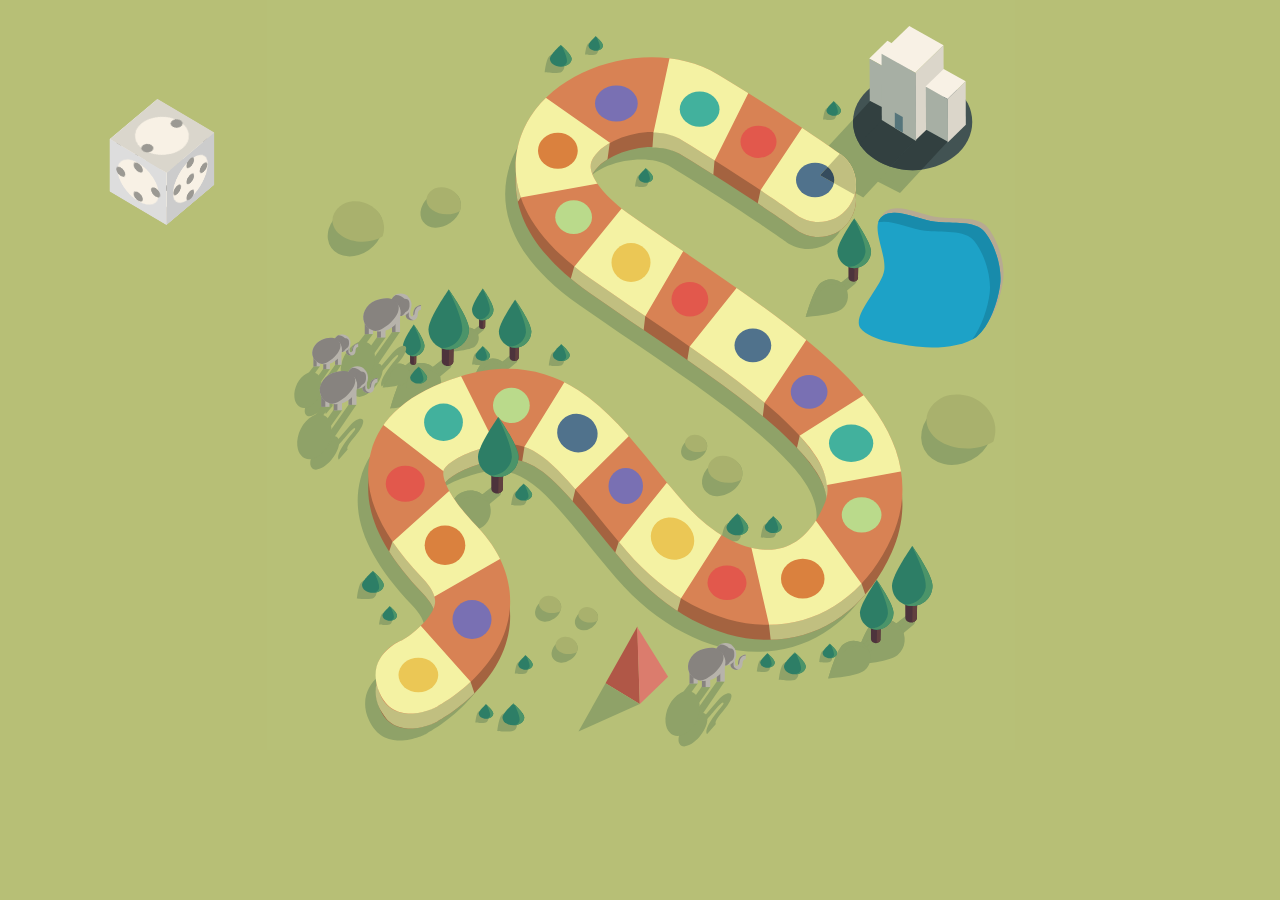
<file: node_modules/snapsvg/demos/animated-game/index.html>
<!doctype html>
<html lang="en">

	<head>
		<meta charset="utf-8">
	    <meta name="copyright" content="Copyright © 2013 Adobe Systems Incorporated. All rights reserved.

	 Licensed under the Apache License, Version 2.0 (the “License”);
	 you may not use this file except in compliance with the License.
	 You may obtain a copy of the License at

	 http://www.apache.org/licenses/LICENSE-2.0

	 Unless required by applicable law or agreed to in writing, software
	 distributed under the License is distributed on an “AS IS” BASIS,
	 WITHOUT WARRANTIES OR CONDITIONS OF ANY KIND, either express or implied.
	 See the License for the specific language governing permissions and
	 limitations under the License.">
	
		<title>illustration</title>
		<style>
			body{
				margin: 0;
				padding: 0;
				background: #b7bf76;
				overflow: hidden;
			}
			
			svg{
				display: block;
				margin: auto;
				-webkit-transform-origin: top center;
				-webkit-transform: scale(1.5);
				-moz-transform-origin: top center;
				-moz-transform: scale(1.5);
			}
			
			.hit-area{
				cursor: pointer;
			}
			
			.face .mouth{
				-webkit-transform-origin: 0px 4px;
				-webkit-transition: -webkit-transform .4s;
				-webkit-transform: scale(1, 0);
				-moz-transform-origin: 0px 4px;
				-moz-transition: -webkit-transform .4s;
				-moz-transform: scale(1, 0);
			}
			
			.face .eye.right{
				-webkit-transform-origin: 8px -4px;
				-moz-transform-origin: 8px -4px;
			}
			
			.face .eye.left{
				-webkit-transform-origin: -8px -4px;
				-moz-transform-origin: -8px -4px;
			}
			
			.face .eye{
				-webkit-transition: -webkit-transform .2s;
				-webkit-transform: scale(1, 0);
				-moz-transition: -webkit-transform .2s;
				-moz-transform: scale(1, 0);
			}
			
			@-webkit-keyframes breeze{
				0% {
					-webkit-transform: rotate(0deg);
				}
				50% {
					-webkit-transform: rotate(10deg);
				}
				100% {
					-webkit-transform: rotate(0deg);
				}
			}
			
			@-moz-keyframes breeze{
				0% {
					-moz-transform: rotate(0deg);
				}
				50% {
					-moz-transform: rotate(10deg);
				}
				100% {
					-moz-transform: rotate(0deg);
				}
			}
			
			@-webkit-keyframes blink{
				0% {
					-webkit-transform: scale(1, 0);
				}
				10% {
					-webkit-transform: scale(1, 1);
				}
				90% {
					-webkit-transform: scale(1, 1);
				}
				100% {
					-webkit-transform: scale(1, 0);
				}
			}
			
			@-moz-keyframes blink{
				0% {
					-moz-transform: scale(1, 0);
				}
				10% {
					-moz-transform: scale(1, 1);
				}
				90% {
					-moz-transform: scale(1, 1);
				}
				100% {
					-moz-transform: scale(1, 0);
				}
			}
			
			@-webkit-keyframes talk{
				0% {
					-webkit-transform: scale(1, 0);
				}
				50% {
					-webkit-transform: scale(1, 1);
				}
				100% {
					-webkit-transform: scale(1, 0);
				}
			}
			
			@-moz-keyframes talk{
				0% {
					-moz-transform: scale(1, 0);
				}
				50% {
					-moz-transform: scale(1, 1);
				}
				100% {
					-moz-transform: scale(1, 0);
				}
			}
			
			.tree{
				-webkit-transform-origin: 50% 100%;
				-webkit-animation: breeze 2s ease-out infinite;
				-moz-transform-origin: 50% bottom;
				/*-moz-animation: breeze 2s ease-out infinite;*/
			}
			
			.tree .face.animating .eye{
				-webkit-transform: scale(1, 1);
				-moz-transform: scale(1, 1);
			}
			
			.face.animating .eye{
				-webkit-animation: blink 5s infinite;
				-moz-animation: blink 5s infinite;
			}
			
			.face.animating .mouth{
				-webkit-animation: talk 1s infinite;
				-moz-animation: talk 1s infinite;
			}
			
			#cube-hitarea{
				position: absolute;
				top: 100px;
				left: 100px;
				width: 125px;
				height: 125px;	
				cursor: pointer;		
			}
			
			#cube{
				position: absolute;
				left: 25px;
				top: 25px;
				width: 74px;
				height: 74px;
				z-index: 100;
				backface-visibility: visible;
				pointer-events: none;
				-webkit-transform-style: preserve-3d;
				-webkit-transform-origin: center center;
				-webkit-backface-visibility: visible;
				-webkit-transform: rotateX(-45deg) rotateY(50deg);
				-webkit-transition: -webkit-transform 1s;
				-moz-transform-style: preserve-3d;
				-moz-transform-origin: center center;
				-moz-backface-visibility: visible;
				-moz-transform: rotateX(-45deg) rotateY(50deg);
				-moz-transition: -moz-transform 1s;
			}
			
			.side{
				position: absolute;
				top: 0;
				left: 0;
				width: 74px;
				height: 74px;
				pointer-events: none;
				backface-visibility: visible;
				-webkit-transform-origin: center center;
				-webkit-backface-visibility: visible;
				-moz-transform-origin: center center;
				-moz-backface-visibility: visible;
			}
			
			.side *{
				pointer-events: none;
			}
			
			#cube .side:nth-child(1) {
				-webkit-transform: translateY(37px) rotateX(90deg);
				-moz-transform: translateY(37px) rotateX(90deg);
			}
			
			#cube .side:nth-child(2) {
				-webkit-transform: translateY(-37px) rotateX(-90deg);
				-moz-transform: translateY(-37px) rotateX(-90deg);
				
			}
		
			#cube .side:nth-child(3) {				
				-webkit-transform: translateX(37px) rotateY(-90deg);
				-moz-transform: translateX(37px) rotateY(-90deg);
				
			}
			
			#cube .side:nth-child(4) {				
				-webkit-transform: translateX(-37px) rotateY(-90deg);
				-moz-transform: translateX(-37px) rotateY(-90deg);
			}
			
			#cube .side:nth-child(5) {	
				-webkit-transform: translateZ(37px) rotateZ(90deg);
				-moz-transform: translateZ(37px) rotateZ(90deg);
			}
			
			#cube .side:nth-child(6) {			
				-webkit-transform: translateZ(-37px) rotateZ(0deg);
				-moz-transform: translateZ(-37px) rotateZ(0deg);
			}
		
		</style>
	</head>
	<body>
		<svg version="1.1" xmlns="http://www.w3.org/2000/svg" xmlns:xlink="http://www.w3.org/1999/xlink" x="0px" y="0px" width="500px"
			 height="500px" viewBox="0 0 500 500" enable-background="new 0 0 500 500" xml:space="preserve">
		
		<g id="Layer_1">
			<rect x="1.103" y="-3.397" fill="#B7C077" width="498.897" height="503.397"/>
			<polygon fill="#8FA268" points="418.781,75.171 403.456,67.284 371.524,101.763 386.849,109.65 	"/>
			<polygon fill="#8FA268" points="455.281,94.171 439.956,86.284 408.024,120.763 423.349,128.65 	"/>
			<g>
				<path fill="#8FA268" d="M307.422,349.64c2.285-1.785,5.976-0.877,8.245,2.027s2.255,6.705-0.03,8.49
					c-2.285,1.785-11.397,0.436-11.397,0.436S305.137,351.425,307.422,349.64z"/>
				<path fill="#2D7E66" d="M322.176,351.605c0,2.9-3.246,5.25-7.25,5.25s-7.25-2.35-7.25-5.25c0-2.899,7.25-9.25,7.25-9.25
					S322.176,348.706,322.176,351.605z"/>
				<g>
					<path fill="#4B9469" d="M315.638,343c0.56,1.102,4.291,8.604,3.316,11.104c-0.551,1.413-1.879,2.357-3.551,2.734
						c3.781-0.179,6.774-2.45,6.774-5.233C322.176,349.266,317.461,344.685,315.638,343z"/>
					<path fill="#4B9469" d="M315.501,342.874c-0.351-0.322-0.574-0.518-0.574-0.518s-0.585,0.515-1.411,1.303
						C314.567,343.22,315.325,342.938,315.501,342.874z"/>
				</g>
			</g>
			<path fill="#B7AA92" d="M448.987,144.849c11.418,1.436,26.354-1.275,32.959,6.957c6.697,8.347,11.56,23.593,10.135,34.927
				c-1.426,11.333-7.266,28.424-15.822,34.852c-8.438,6.34-26.34,8.047-37.757,6.611c-11.418-1.436-32.753-3.982-39.358-12.215
				c-6.697-8.347,14.278-27.631,15.704-38.964c1.426-11.333-9.795-29.455-1.239-35.883
				C422.048,134.793,437.569,143.412,448.987,144.849z"/>
			<path fill="#1DA2C7" d="M446.987,147.849c11.418,1.436,26.354-1.275,32.959,6.957c6.697,8.347,11.56,23.593,10.135,34.927
				c-1.426,11.333-7.266,28.424-15.822,34.852c-8.438,6.34-26.34,8.047-37.757,6.611c-11.418-1.436-32.753-3.982-39.358-12.215
				c-6.697-8.347,14.278-27.631,15.704-38.964c1.426-11.333-9.795-29.455-1.239-35.883
				C420.048,137.793,435.569,146.412,446.987,147.849z"/>
			<path fill="#188BAB" d="M479.946,154.806c-6.605-8.232-21.542-5.521-32.959-6.957c-11.418-1.436-26.939-10.056-35.378-3.716
				c-1.42,1.067-2.287,2.462-2.765,4.089c8.765-2.002,21.436,4.406,31.143,5.627c11.418,1.436,26.354-1.275,32.959,6.957
				c6.697,8.347,11.56,23.593,10.135,34.927c-1.176,9.346-5.356,22.603-11.584,30.571c0.994-0.534,1.935-1.098,2.762-1.719
				c8.556-6.428,14.396-23.519,15.822-34.852C491.507,178.399,486.644,163.153,479.946,154.806z"/>
			<g>
				<path fill="#8FA268" d="M141.244,332.65l5.092,6.17l9.996-8.312c0.023-0.018,0.05-0.027,0.072-0.046
					c1.341-1.106,1.322-3.343-0.042-4.995s-3.556-2.095-4.896-0.988C151.261,324.648,141.244,332.65,141.244,332.65z"/>
				<path fill="#8FA268" d="M143.154,334.964l12.684-10.036c-1.354-1.194-3.192-1.423-4.372-0.449
					c-0.205,0.169-10.222,8.171-10.222,8.171L143.154,334.964z"/>
				<path fill="#8FA268" d="M128.41,330.061c5.75-4.746,14.259-3.932,19.005,1.819c4.746,5.75,3.932,14.259-1.819,19.005
					c-5.75,4.746-29.031,6.456-29.031,6.456S122.66,334.807,128.41,330.061z"/>
				<path fill="#8FA268" d="M116.565,357.341c0,0,0.07-0.005,0.176-0.014c1.86-4.138,9.678-20.974,15.261-24.357
					c6.072-3.679,13.88-1.998,17.949,3.676c-0.5-1.695-1.341-3.319-2.536-4.767c-4.746-5.75-13.255-6.565-19.005-1.819
					C122.66,334.807,116.565,357.341,116.565,357.341z"/>
			</g>
			<g>
				<g>
					<path fill="#8FA268" d="M137.623,221.277l2.694,3.265l5.289-4.398c0.012-0.009,0.026-0.015,0.038-0.024
						c0.709-0.585,0.699-1.769-0.022-2.643c-0.722-0.874-1.881-1.108-2.591-0.523C142.923,217.043,137.623,221.277,137.623,221.277z"
						/>
					<path fill="#8FA268" d="M138.633,222.501l6.711-5.31c-0.716-0.632-1.689-0.753-2.313-0.238c-0.108,0.089-5.408,4.324-5.408,4.324
						L138.633,222.501z"/>
					<path fill="#8FA268" d="M130.832,219.907c3.043-2.511,7.545-2.08,10.056,0.962c2.511,3.043,2.08,7.545-0.962,10.056
						c-3.043,2.511-15.361,3.416-15.361,3.416S127.79,222.418,130.832,219.907z"/>
					<path fill="#8FA268" d="M124.565,234.341c0,0,0.037-0.003,0.093-0.007c0.984-2.189,5.121-11.098,8.075-12.887
						c3.213-1.946,7.344-1.057,9.497,1.945c-0.264-0.897-0.709-1.756-1.342-2.522c-2.511-3.043-7.013-3.473-10.056-0.962
						C127.79,222.418,124.565,234.341,124.565,234.341z"/>
				</g>
				<g id="tree_2_" class="tree">
					<path fill="#4D333C" d="M146.93,210.747h-4.233l0.025,6.878c-0.001,0.015-0.006,0.03-0.006,0.045c0,0.92,0.919,1.665,2.052,1.665
						s2.052-0.746,2.052-1.665C146.821,217.53,146.93,210.747,146.93,210.747z"/>
					<path fill="#61403F" d="M145.342,210.747l-0.176,8.556c0.943-0.15,1.656-0.823,1.656-1.633c0-0.141,0.108-6.923,0.108-6.923
						H145.342z"/>
					<path fill="#2D7E66" d="M152.309,206.382c0,3.945-3.198,7.143-7.143,7.143c-3.945,0-7.143-3.198-7.143-7.143
						s7.143-14.021,7.143-14.021S152.309,202.437,152.309,206.382z"/>
					<path fill="#4B9469" d="M145.166,192.361c0,0-0.022,0.031-0.054,0.076c1.062,2.153,5.3,11.013,4.799,14.431
						c-0.544,3.717-3.86,6.337-7.545,6.086c0.86,0.367,1.806,0.571,2.8,0.571c3.945,0,7.143-3.198,7.143-7.143
						C152.309,202.437,145.166,192.361,145.166,192.361z"/>
				</g>
			</g>
			<g>
				<g>
					<path fill="#8FA268" d="M155.331,243.566l4.078,4.942l8.006-6.657c0.018-0.014,0.04-0.022,0.058-0.037
						c1.074-0.886,1.059-2.677-0.034-4.001c-1.092-1.323-2.848-1.678-3.922-0.792C163.354,237.157,155.331,243.566,155.331,243.566z"
						/>
					<path fill="#8FA268" d="M156.86,245.419l10.159-8.038c-1.084-0.957-2.556-1.139-3.501-0.36c-0.164,0.135-8.187,6.545-8.187,6.545
						L156.86,245.419z"/>
					<path fill="#8FA268" d="M145.052,241.492c4.606-3.801,11.42-3.149,15.221,1.457c3.801,4.606,3.149,11.42-1.457,15.221
						c-4.606,3.801-23.252,5.171-23.252,5.171S140.446,245.293,145.052,241.492z"/>
					<path fill="#8FA268" d="M135.565,263.341c0,0,0.056-0.004,0.141-0.011c1.489-3.314,7.751-16.799,12.223-19.508
						c4.863-2.946,11.117-1.6,14.376,2.944c-0.4-1.357-1.074-2.658-2.031-3.818c-3.801-4.606-10.616-5.258-15.221-1.457
						C140.446,245.293,135.565,263.341,135.565,263.341z"/>
				</g>
				<g id="tree_3_" class="tree">
					<path fill="#4D333C" d="M169.418,227.627h-6.407l0.039,10.412c-0.001,0.023-0.008,0.045-0.008,0.068
						c0,1.392,1.391,2.521,3.107,2.521s3.107-1.129,3.107-2.521C169.255,237.895,169.418,227.627,169.418,227.627z"/>
					<path fill="#61403F" d="M167.015,227.627l-0.267,12.951c1.428-0.227,2.506-1.246,2.506-2.471c0-0.213,0.164-10.48,0.164-10.48
						H167.015z"/>
					<path fill="#2D7E66" d="M177.561,221.02c0,5.971-4.841,10.812-10.812,10.812c-5.971,0-10.812-4.841-10.812-10.812
						s10.812-21.224,10.812-21.224S177.561,215.049,177.561,221.02z"/>
					<path fill="#4B9469" d="M166.749,199.796c0,0-0.033,0.046-0.081,0.116c1.608,3.258,8.022,16.671,7.265,21.844
						c-0.823,5.626-5.842,9.592-11.421,9.213c1.302,0.555,2.733,0.864,4.238,0.864c5.971,0,10.812-4.841,10.812-10.812
						C177.561,215.048,166.749,199.796,166.749,199.796z"/>
				</g>
			</g>
			<g>
				<g>
					<path fill="#8FA268" d="M108.244,247.65l5.092,6.17l9.996-8.312c0.023-0.018,0.05-0.027,0.072-0.046
						c1.341-1.106,1.322-3.343-0.042-4.995s-3.556-2.095-4.896-0.988C118.261,239.648,108.244,247.65,108.244,247.65z"/>
					<path fill="#8FA268" d="M110.154,249.964l12.684-10.036c-1.354-1.194-3.192-1.423-4.372-0.449
						c-0.205,0.169-10.222,8.171-10.222,8.171L110.154,249.964z"/>
					<path fill="#8FA268" d="M95.41,245.061c5.75-4.746,14.259-3.932,19.005,1.819c4.746,5.75,3.932,14.259-1.819,19.005
						c-5.75,4.746-29.031,6.456-29.031,6.456S89.66,249.807,95.41,245.061z"/>
					<path fill="#8FA268" d="M83.565,272.341c0,0,0.07-0.005,0.176-0.014c1.86-4.138,9.678-20.974,15.262-24.357
						c6.072-3.679,13.88-1.998,17.949,3.676c-0.5-1.695-1.341-3.319-2.536-4.767c-4.746-5.75-13.255-6.565-19.005-1.819
						C89.66,249.807,83.565,272.341,83.565,272.341z"/>
				</g>
				<g id="tree" class="tree">
					<path fill="#4D333C" d="M125.833,227.75h-8l0.048,13c-0.001,0.029-0.011,0.056-0.011,0.085c0,1.738,1.737,3.147,3.879,3.147
						s3.879-1.409,3.879-3.147C125.629,240.569,125.833,227.75,125.833,227.75z"/>
					<path fill="#61403F" d="M122.833,227.75l-0.333,16.171c1.783-0.284,3.129-1.556,3.129-3.086c0-0.266,0.204-13.085,0.204-13.085
						H122.833z"/>
					<path fill="#2D7E66" d="M136,219.5c0,7.456-6.044,13.5-13.5,13.5s-13.5-6.044-13.5-13.5s13.5-26.5,13.5-26.5
						S136,212.044,136,219.5z"/>
					<path fill="#4B9469" d="M122.5,193c0,0-0.041,0.058-0.101,0.144c2.008,4.068,10.016,20.815,9.071,27.274
						c-1.028,7.025-7.295,11.977-14.26,11.503c1.625,0.693,3.413,1.078,5.291,1.078c7.456,0,13.5-6.044,13.5-13.5
						C136,212.044,122.5,193,122.5,193z"/>
				</g>
			</g>
			<g>
				<path fill="#8FA268" d="M107.995,488.935c0,0-27.495,15.065-38.495-8.435s14.505-35.435,14.505-35.435l-0.12,0.066
					c8.25-4.635,21.086-15.728,22.441-24.818c0.706-4.742-2.117-10.473-8.392-17.033c-29.661-31.009-40.896-58.425-34.35-83.813
					c5.938-23.025,25.774-39.959,58.958-50.329c29.623-9.256,55.577-6.308,79.346,9.018c19.332,12.465,34.375,31.005,51.794,52.473
					c5.819,7.172,11.837,14.588,18.272,22.071c19.028,22.127,42.605,34.183,61.514,31.455c13.414-1.932,24.096-11.502,31.747-28.444
					c9.5-21.035-10.042-41.312-19.434-51.055c-23.146-24.015-60.765-49.642-100.592-76.773c-11.578-7.887-23.55-16.042-35.499-24.381
					c-70.021-48.869-47.963-94.971-39.535-107.937c24.343-37.448,86.145-51.298,124.771-27.962
					c48.298,29.18,80.323,52.135,81.663,53.098c11.212,8.058,13.768,23.68,5.71,34.891c-8.059,11.21-23.676,13.767-34.889,5.712l0,0
					c-0.312-0.225-31.873-22.831-78.34-50.905c-14.191-8.572-46.646-3.502-56.994,12.417c-2.279,3.506-2.561,6.683-0.974,10.966
					c1.817,4.903,7.769,15.154,27.204,28.718c11.716,8.177,23.57,16.252,35.033,24.061c42.021,28.626,81.712,55.665,108.441,83.397
					c15.897,16.493,26.271,32.227,31.712,48.098c6.755,19.703,5.844,39.296-2.71,58.235c-14.717,32.586-39.643,52.955-70.188,57.354
					c-4.11,0.592-8.272,0.884-12.457,0.884c-32.675,0.002-67.042-17.771-94.094-49.228c-6.902-8.025-13.149-15.725-19.19-23.17
					c-33.405-41.169-46.527-54.919-77.399-45.269c-18.515,5.786-24.713,12.207-25.456,15.09c-1.033,4.008,2.451,16.261,22.065,36.768
					c21.94,22.938,23.89,44.913,21.661,59.309C150.006,464.983,112.278,486.592,107.995,488.935z"/>
			</g>
			<polygon fill="#8FA268" points="444.031,82.921 421.206,70.034 376.024,118.763 398.849,131.65 	"/>
			<ellipse fill="#425353" cx="431.75" cy="81.25" rx="39.75" ry="32.25"/>
			<g>
				<path fill="#A46340" d="M114.994,480.935c0,0-29.994,15.565-38.994-9.935s15.006-33.935,15.006-33.935l-0.122,0.065
					c8.25-4.634,21.087-15.728,22.441-24.818c0.706-4.74-2.116-10.472-8.391-17.031c-29.663-31.01-40.897-58.425-34.35-83.815
					c5.938-23.025,25.775-39.956,58.959-50.328c29.623-9.255,55.578-6.306,79.344,9.019c19.334,12.463,34.375,31.003,51.794,52.472
					c5.821,7.172,11.837,14.588,18.271,22.072c19.032,22.125,42.604,34.183,61.516,31.456c13.416-1.935,24.097-11.503,31.747-28.447
					c3.084-6.828,9.5-21.034-19.435-51.053c-23.146-24.016-60.763-49.644-100.591-76.775c-11.578-7.884-23.55-16.041-35.5-24.381
					c-70.019-48.869-47.962-94.972-39.534-107.938c24.345-37.447,86.149-51.296,124.771-27.959
					c48.297,29.178,80.322,52.134,81.663,53.097c11.212,8.059,13.769,23.678,5.709,34.891c-8.059,11.21-23.673,13.767-34.887,5.712
					l-0.001,0c-0.312-0.225-31.871-22.832-78.34-50.906c-16.629-10.045-48.164-1.173-56.994,12.418
					c-2.278,3.506-2.562,6.682-0.975,10.966c1.819,4.903,7.769,15.153,27.207,28.719c11.716,8.175,23.568,16.25,35.031,24.06
					c42.021,28.625,81.712,55.666,108.44,83.396c15.896,16.494,26.271,32.229,31.713,48.101c6.756,19.699,5.844,39.293-2.71,58.234
					c-14.716,32.584-39.644,52.953-70.188,57.353c-36.207,5.218-76.034-12.859-106.55-48.344c-6.903-8.024-13.15-15.725-19.19-23.169
					c-33.406-41.168-46.527-54.915-77.4-45.269c-18.516,5.784-24.712,12.206-25.456,15.091c-1.031,4.006,2.453,16.26,22.065,36.766
					c21.941,22.938,23.891,44.912,21.663,59.31C157.006,456.984,119.278,478.591,114.994,480.935z"/>
			</g>
			<g>
				<polygon fill="#F8F1E5" points="417.514,47.235 402.848,38.955 414.939,27.215 429.606,35.495 		"/>
				<polygon fill="#DBD6CA" points="417.514,47.235 417.626,76.223 429.718,64.483 429.606,35.495 		"/>
				<polygon fill="#A7AFA4" points="417.835,75.829 403.169,67.548 403.052,39.102 417.719,47.382 		"/>
			</g>
			<defs>
				<filter id="Adobe_OpacityMaskFilter" filterUnits="userSpaceOnUse" x="68.781" y="48.158" width="356.179" height="437.532">
					<feColorMatrix  type="matrix" values="1 0 0 0 0  0 1 0 0 0  0 0 1 0 0  0 0 0 1 0"/>
				</filter>
			</defs>
			<mask maskUnits="userSpaceOnUse" x="68.781" y="48.158" width="356.179" height="437.532" id="SVGID_1_">
				<g filter="url(#Adobe_OpacityMaskFilter)">
					<g>
						<g>
							<polygon fill="#FFFFFF" points="369.002,174.823 349.888,155.712 327.395,140.715 330.333,127 360.675,90.792 388.113,109.084 
								411.425,132.396 					"/>
						</g>
						<g>
							<path fill="#FFFFFF" d="M338,434.397l-2-17.731l-12-43.269l24.601-5.638L365,353.397L397.667,389l6.268,18.175l-25.173,12.585
								L338,434.397z M109,409.397l-8.039-11.622l-0.527-0.589l-20.069-22.296L85,361l39.965-26.248l19.513,21.686l20.695,20.695
								L109,409.397z M272.573,415.756l-20.044-20.047l-22.137-17.711L236,360.647l31.873-29.499l24.738,19.792L306,363.397
								l-28.5,34.75L272.573,415.756z M371,333.397l-17-32l2.5-11.064l49.908-22.089l26.842,53.685L371,333.397z M204,338.397
								l-17.119-16.618l-0.7-0.639L171,310.397l2-12.731l31.342-41.103l21.523,19.565l22.677,18.143L207,326L204,338.397z
								 M124,327.397l-8.667-11.064l-43.102-28.743l26.289-19.116l29.05-14.526L154,296.667l0.404,10.951l-24.617,12.307L124,327.397z
								 M331.55,280.052l-26.058-17.373l-1.019-0.812l-23.424-18.742l1.95-11.958l35.531-34.896l22.426,17.942l23.878,15.916
								L333,268.333L331.55,280.052z M252.135,222.594l-27.238-15.888L202,192.397l4.167-14.731L241,144.397l16.76,12.017
								l24.605,14.354L253.5,210.833L252.135,222.594z M224,131.397l-53.333,0.103L163,142.397l7.215-53.596l0.489-0.834L177,67.397
								l52.833,27.769l-1.833,13.5l-5.011,8.749L224,131.397z M298.7,118.625L258,102.397l1-14.064l12.851-50.216l53.665,26.831
								L299.667,107L298.7,118.625z"/>
						</g>
						<g>
							<polygon fill="#FFFFFF" points="94.679,500 61.398,450.077 89.706,431.204 101,423.397 137,454.333 142,469.397 
								116.301,485.584 					"/>
						</g>
					</g>
				</g>
			</mask>
			<g mask="url(#SVGID_1_)">
				<path fill="#C1BF80" d="M114.995,480.935c0,0-27.495,15.065-38.495-8.435s14.505-35.435,14.505-35.435l-0.12,0.066
					c8.25-4.635,21.086-15.728,22.441-24.818c0.706-4.742-2.117-10.473-8.392-17.033c-29.661-31.009-40.896-58.425-34.35-83.813
					c5.938-23.025,25.774-39.959,58.958-50.329c29.623-9.256,55.577-6.308,79.346,9.018c19.332,12.465,34.375,31.005,51.794,52.473
					c5.819,7.172,11.837,14.588,18.272,22.071c19.028,22.127,42.605,34.183,61.514,31.455c13.414-1.932,24.096-11.502,31.747-28.444
					c9.5-21.035-10.042-41.312-19.434-51.055c-23.146-24.015-60.765-49.642-100.592-76.773c-11.578-7.887-23.55-16.042-35.499-24.381
					c-70.021-48.869-47.963-94.971-39.535-107.937c24.343-37.448,86.145-51.298,124.771-27.962
					c48.298,29.18,80.323,52.135,81.663,53.098c11.212,8.058,13.768,23.68,5.71,34.891c-8.059,11.21-23.676,13.767-34.889,5.712l0,0
					c-0.312-0.225-31.873-22.831-78.34-50.905c-14.191-8.572-46.646-3.502-56.994,12.417c-2.279,3.506-2.561,6.683-0.974,10.966
					c1.817,4.903,7.769,15.154,27.204,28.718c11.716,8.177,23.57,16.252,35.033,24.061c42.021,28.626,81.712,55.665,108.441,83.397
					c15.897,16.493,26.271,32.227,31.712,48.098c6.755,19.703,5.844,39.296-2.71,58.235c-14.717,32.586-39.643,52.955-70.188,57.354
					c-4.11,0.592-8.272,0.884-12.457,0.884c-32.675,0.002-67.042-17.771-94.094-49.228c-6.902-8.025-13.149-15.725-19.19-23.17
					c-33.405-41.169-46.527-54.919-77.399-45.269c-18.515,5.786-24.713,12.207-25.456,15.09c-1.033,4.008,2.451,16.261,22.065,36.768
					c21.94,22.938,23.89,44.913,21.661,59.309C157.006,456.983,119.278,478.592,114.995,480.935z"/>
			</g>
			<g>
				<g>
					<path fill="#D88254" d="M114.994,470.935c0,0-29.994,15.565-38.994-9.935s15.006-33.935,15.006-33.935l-0.122,0.065
						c8.25-4.634,21.087-15.728,22.441-24.818c0.706-4.74-2.116-10.472-8.391-17.031c-29.663-31.01-40.897-58.425-34.35-83.815
						c5.938-23.025,25.775-39.956,58.959-50.328c29.623-9.255,55.578-6.306,79.344,9.019c19.334,12.463,34.375,31.003,51.794,52.472
						c5.821,7.172,11.837,14.588,18.271,22.072c19.032,22.125,42.604,34.183,61.516,31.456c13.416-1.935,24.097-11.503,31.747-28.447
						c3.084-6.828,9.5-21.034-19.435-51.053c-23.146-24.016-60.763-49.644-100.591-76.775c-11.578-7.884-23.55-16.041-35.5-24.381
						c-70.019-48.869-47.962-94.972-39.534-107.938c24.345-37.447,86.149-51.296,124.771-27.959
						c48.297,29.178,80.322,52.134,81.663,53.097c11.212,8.059,13.769,23.678,5.709,34.891c-8.059,11.21-23.673,13.767-34.887,5.712
						l-0.001,0c-0.312-0.225-31.871-22.832-78.34-50.906c-16.629-10.045-48.164-1.173-56.994,12.418
						c-2.278,3.506-2.562,6.682-0.975,10.966c1.819,4.903,7.769,15.153,27.207,28.719c11.716,8.175,23.568,16.25,35.031,24.06
						c42.021,28.625,81.712,55.666,108.44,83.396c15.896,16.494,26.271,32.229,31.713,48.101c6.756,19.699,5.844,39.293-2.71,58.234
						c-14.716,32.584-39.644,52.953-70.188,57.353c-36.207,5.218-76.034-12.859-106.55-48.344c-6.903-8.024-13.15-15.725-19.19-23.169
						c-33.406-41.168-46.527-54.915-77.4-45.269c-18.516,5.784-24.712,12.206-25.456,15.091c-1.031,4.006,2.453,16.26,22.065,36.766
						c21.941,22.938,23.891,44.912,21.663,59.31C157.006,446.984,119.278,468.591,114.994,470.935z"/>
				</g>
				<defs>
					<filter id="Adobe_OpacityMaskFilter_1_" filterUnits="userSpaceOnUse" x="68.781" y="38.158" width="356.179" height="437.525">
						<feColorMatrix  type="matrix" values="1 0 0 0 0  0 1 0 0 0  0 0 1 0 0  0 0 0 1 0"/>
					</filter>
				</defs>
				<mask maskUnits="userSpaceOnUse" x="68.781" y="38.158" width="356.179" height="437.525" id="SVGID_2_">
					<g filter="url(#Adobe_OpacityMaskFilter_1_)">
						<g>
							<g>
								<polygon fill="#FFFFFF" points="369.002,165.425 349.888,146.314 327.395,131.318 360.675,81.395 388.113,99.687 
									411.425,122.999 						"/>
							</g>
							<g>
								<path fill="#FFFFFF" d="M338,425l-14-61l24.601-5.638L365,344l38.935,53.777l-25.173,12.585L338,425z M109,400l-8.039-11.622
									l-0.527-0.589l-20.069-22.296l44.6-40.139l19.513,21.686l20.695,20.695L109,400z M272.573,406.358l-20.044-20.047
									l-22.137-17.711l37.48-46.85l24.738,19.792L306,354L272.573,406.358z M371,324l-17-32l52.408-33.153l26.842,53.685L371,324z
									 M204,329l-17.119-16.618l-0.7-0.639L171,301l33.342-53.834l21.523,19.565l22.677,18.143L204,329z M124,318l-51.769-39.807
									l26.289-19.116l29.05-14.526l26.834,53.669l-24.617,12.307L124,318z M331.55,270.654l-26.058-17.373l-1.019-0.812
									l-23.424-18.742l37.481-46.854l22.426,17.942l23.878,15.916L331.55,270.654z M252.135,213.197l-27.238-15.888L202,183l39-48
									l16.76,12.017l24.605,14.354L252.135,213.197z M224,122l-61,11l7.215-53.596l0.489-0.834L177,58l57,40l-11.011,10.019L224,122
									z M298.7,109.228L258,93l13.851-64.28l53.665,26.831L298.7,109.228z"/>
							</g>
							<g>
								<polygon fill="#FFFFFF" points="94.679,490.603 61.398,440.68 89.706,421.807 101,414 142,460 116.301,476.187 						"/>
							</g>
						</g>
					</g>
				</mask>
				<g mask="url(#SVGID_2_)">
					<path fill="#F4F2A3" d="M114.995,470.935c0,0-27.995,15.399-38.662-9.268C65.667,437,91.005,427.065,91.005,427.065l-0.12,0.066
						c8.25-4.635,21.086-15.728,22.441-24.818c0.706-4.742-2.117-10.473-8.392-17.033c-29.661-31.009-40.896-58.425-34.35-83.813
						c5.938-23.025,25.774-39.959,58.958-50.329c29.623-9.256,55.577-6.308,79.346,9.018c19.332,12.465,34.375,31.005,51.794,52.473
						c5.819,7.172,11.837,14.588,18.272,22.071c19.028,22.127,42.605,34.183,61.514,31.455c13.414-1.932,24.096-11.502,31.747-28.444
						c9.5-21.035-10.042-41.312-19.434-51.055c-23.146-24.015-60.765-49.642-100.592-76.773c-11.578-7.887-23.55-16.042-35.499-24.381
						c-70.021-48.869-47.963-94.971-39.535-107.937c24.343-37.448,86.145-51.298,124.771-27.962
						c48.298,29.18,80.323,52.135,81.663,53.098c11.212,8.058,13.768,23.68,5.71,34.891c-8.059,11.21-23.676,13.767-34.889,5.712l0,0
						c-0.312-0.225-31.873-22.831-78.34-50.905c-14.191-8.572-46.646-3.502-56.994,12.417c-2.279,3.506-2.561,6.683-0.974,10.966
						c1.817,4.903,7.769,15.154,27.204,28.718c11.716,8.177,23.57,16.252,35.033,24.061c42.021,28.626,81.712,55.665,108.441,83.397
						c15.897,16.493,26.271,32.227,31.712,48.098c6.755,19.703,5.844,39.296-2.71,58.235c-14.717,32.586-39.643,52.955-70.188,57.354
						c-4.11,0.592-8.272,0.884-12.457,0.884c-32.675,0.002-67.042-17.771-94.094-49.228c-6.902-8.025-13.149-15.725-19.19-23.17
						c-33.405-41.169-46.527-54.919-77.399-45.269c-18.515,5.786-24.713,12.207-25.456,15.09c-1.033,4.008,2.451,16.261,22.065,36.768
						c21.94,22.938,23.89,44.913,21.661,59.309C157.006,446.983,119.278,468.592,114.995,470.935z"/>
				</g>
			</g>
			<g id="dots">
				<ellipse fill="#50728C" cx="366.75" cy="120" rx="12.75" ry="11.5"/>
				<ellipse fill="#BADA8B" cx="164.25" cy="270.25" rx="12.25" ry="11.75"/>
				<ellipse fill="#7970B3" cx="362.75" cy="261.25" rx="12.25" ry="11.25"/>
				<ellipse fill="#42B19D" cx="390.75" cy="295.5" rx="14.75" ry="12.5"/>
				<ellipse fill="#DA813E" cx="120" cy="363.5" rx="13.545" ry="13.122"/>
				<ellipse fill="#42B19D" cx="119" cy="281.5" rx="12.928" ry="12.524"/>
				<ellipse transform="matrix(0.9297 0.3683 -0.3683 0.9297 120.9971 -56.4044)" fill="#50728C" cx="208.25" cy="288.75" rx="13.608" ry="12.715"/>
				<ellipse transform="matrix(0.7964 0.6048 -0.6048 0.7964 272.4656 -91.1952)" fill="#EBC755" cx="271.674" cy="359.063" rx="15.027" ry="13.5"/>
				<ellipse fill="#DA813E" cx="358.5" cy="385.75" rx="14.5" ry="13.25"/>
				<circle fill="#7970B3" cx="138" cy="413" r="13"/>
				<ellipse fill="#E2584C" cx="93.5" cy="322.5" rx="13" ry="12"/>
				<ellipse fill="#7970B3" cx="240.5" cy="324" rx="11.5" ry="12"/>
				<ellipse fill="#E2584C" cx="308" cy="388.5" rx="13" ry="11.5"/>
				<ellipse fill="#BADA8B" cx="397.75" cy="343.25" rx="13.25" ry="11.75"/>
				<ellipse fill="#E2584C" cx="283.25" cy="199.5" rx="12.25" ry="11.5"/>
				<ellipse fill="#50728C" cx="325.25" cy="230.25" rx="12.25" ry="11.25"/>
				<circle fill="#EBC755" cx="244" cy="175" r="13"/>
				<ellipse fill="#BADA8B" cx="205.75" cy="144.75" rx="12.25" ry="11.25"/>
				<ellipse fill="#DA813E" cx="195.25" cy="100.5" rx="13.25" ry="12"/>
				<ellipse fill="#7970B3" cx="234.25" cy="69" rx="14.25" ry="12"/>
				<ellipse fill="#42B19D" cx="289.75" cy="72.75" rx="13.25" ry="11.75"/>
				<ellipse fill="#E2584C" cx="329" cy="94.5" rx="12" ry="10.75"/>
				<ellipse fill="#EBC755" cx="102.25" cy="450" rx="13.25" ry="11.5"/>
			</g>
			<g id="tree_6_" class="tree">
				<g>
					<path fill="#4D333C" d="M158.833,312.75h-8l0.048,13c-0.001,0.029-0.011,0.056-0.011,0.085c0,1.738,1.737,3.147,3.879,3.147
						s3.879-1.409,3.879-3.147C158.629,325.569,158.833,312.75,158.833,312.75z"/>
					<path fill="#61403F" d="M155.833,312.75l-0.333,16.171c1.783-0.284,3.129-1.556,3.129-3.086c0-0.266,0.204-13.085,0.204-13.085
						H155.833z"/>
					<path fill="#2D7E66" d="M169,304.5c0,7.456-6.044,13.5-13.5,13.5s-13.5-6.044-13.5-13.5s13.5-26.5,13.5-26.5
						S169,297.044,169,304.5z"/>
					<path fill="#4B9469" d="M155.5,278c0,0-0.041,0.058-0.101,0.144c2.008,4.068,10.016,20.815,9.071,27.274
						c-1.028,7.025-7.295,11.977-14.26,11.503c1.625,0.693,3.413,1.078,5.291,1.078c7.456,0,13.5-6.044,13.5-13.5
						C169,297.044,155.5,278,155.5,278z"/>
				</g>
			</g>
			<g>
				<defs>
					<ellipse id="SVGID_3_" cx="431.75" cy="81.25" rx="39.75" ry="32.25"/>
				</defs>
				<clipPath id="SVGID_4_">
					<use xlink:href="#SVGID_3_"  overflow="visible"/>
				</clipPath>
				<polygon clip-path="url(#SVGID_4_)" fill="#324040" points="418.781,75.171 403.456,67.284 371.524,101.763 386.849,109.65 		"/>
				<polygon clip-path="url(#SVGID_4_)" fill="#324040" points="434.031,92.921 411.206,80.034 389.024,103.763 411.849,116.65 		"/>
				<polygon clip-path="url(#SVGID_4_)" fill="#324040" points="455.281,94.171 439.956,86.284 408.024,120.763 423.349,128.65 		"/>
			</g>
			<g>
				<g>
					<path fill="#8FA268" d="M417.244,418.65l5.092,6.17l9.996-8.312c0.023-0.018,0.05-0.027,0.072-0.046
						c1.341-1.106,1.322-3.343-0.042-4.995c-1.364-1.652-3.556-2.095-4.896-0.988C427.261,410.648,417.244,418.65,417.244,418.65z"/>
					<path fill="#8FA268" d="M419.154,420.964l12.684-10.036c-1.354-1.194-3.192-1.423-4.372-0.449
						c-0.205,0.169-10.222,8.171-10.222,8.171L419.154,420.964z"/>
					<path fill="#8FA268" d="M404.41,416.061c5.75-4.746,14.259-3.932,19.005,1.819c4.746,5.75,3.932,14.259-1.819,19.005
						c-5.75,4.746-29.031,6.456-29.031,6.456S398.66,420.807,404.41,416.061z"/>
					<path fill="#8FA268" d="M392.565,443.341c0,0,0.07-0.005,0.176-0.014c1.86-4.138,9.678-20.974,15.262-24.357
						c6.072-3.679,13.88-1.998,17.949,3.676c-0.5-1.695-1.341-3.319-2.536-4.767c-4.746-5.75-13.255-6.565-19.005-1.819
						C398.66,420.807,392.565,443.341,392.565,443.341z"/>
				</g>
				<g id="tree_4_" class="tree">
					<path fill="#4D333C" d="M434.833,398.75h-8l0.048,13c-0.001,0.029-0.011,0.056-0.011,0.085c0,1.738,1.737,3.147,3.879,3.147
						s3.879-1.409,3.879-3.147C434.629,411.569,434.833,398.75,434.833,398.75z"/>
					<path fill="#61403F" d="M431.833,398.75l-0.333,16.171c1.783-0.284,3.129-1.556,3.129-3.086c0-0.266,0.204-13.085,0.204-13.085
						H431.833z"/>
					<path fill="#2D7E66" d="M445,390.5c0,7.456-6.044,13.5-13.5,13.5s-13.5-6.044-13.5-13.5s13.5-26.5,13.5-26.5
						S445,383.044,445,390.5z"/>
					<path fill="#4B9469" d="M431.5,364c0,0-0.041,0.058-0.101,0.144c2.008,4.068,10.016,20.815,9.071,27.274
						c-1.028,7.025-7.295,11.977-14.26,11.503c1.625,0.693,3.413,1.078,5.291,1.078c7.456,0,13.5-6.044,13.5-13.5
						C445,383.044,431.5,364,431.5,364z"/>
				</g>
			</g>
			<g>
				<g>
					<path fill="#8FA268" d="M91.623,245.277l2.694,3.265l5.289-4.398c0.012-0.009,0.026-0.015,0.038-0.024
						c0.709-0.585,0.699-1.769-0.022-2.643c-0.722-0.874-1.881-1.108-2.591-0.523C96.923,241.043,91.623,245.277,91.623,245.277z"/>
					<path fill="#8FA268" d="M92.633,246.501l6.711-5.31c-0.716-0.632-1.689-0.753-2.313-0.238c-0.108,0.089-5.408,4.324-5.408,4.324
						L92.633,246.501z"/>
					<path fill="#8FA268" d="M84.832,243.907c3.043-2.511,7.545-2.08,10.056,0.962c2.511,3.043,2.08,7.545-0.962,10.056
						c-3.043,2.511-15.361,3.416-15.361,3.416S81.79,246.418,84.832,243.907z"/>
					<path fill="#8FA268" d="M78.565,258.341c0,0,0.037-0.003,0.093-0.007c0.984-2.19,5.121-11.098,8.075-12.887
						c3.213-1.946,7.344-1.057,9.497,1.945c-0.264-0.897-0.709-1.756-1.342-2.522c-2.511-3.043-7.013-3.473-10.056-0.962
						C81.79,246.418,78.565,258.341,78.565,258.341z"/>
				</g>
				<g id="tree_1_" class="tree">
					<path fill="#4D333C" d="M100.93,234.747h-4.233l0.025,6.878c-0.001,0.015-0.006,0.03-0.006,0.045c0,0.92,0.919,1.665,2.052,1.665
						c1.134,0,2.052-0.746,2.052-1.665C100.821,241.53,100.93,234.747,100.93,234.747z"/>
					<path fill="#61403F" d="M99.342,234.747l-0.176,8.556c0.943-0.15,1.656-0.823,1.656-1.633c0-0.141,0.108-6.923,0.108-6.923
						H99.342z"/>
					<path fill="#2D7E66" d="M106.309,230.382c0,3.945-3.198,7.143-7.143,7.143c-3.945,0-7.143-3.198-7.143-7.143
						s7.143-14.021,7.143-14.021S106.309,226.437,106.309,230.382z"/>
					<path fill="#4B9469" d="M99.166,216.361c0,0-0.022,0.031-0.054,0.076c1.062,2.153,5.3,11.013,4.799,14.431
						c-0.544,3.717-3.86,6.337-7.545,6.086c0.86,0.367,1.806,0.571,2.8,0.571c3.945,0,7.143-3.198,7.143-7.143
						C106.309,226.437,99.166,216.361,99.166,216.361z"/>
				</g>
			</g>
			<g>
				<g>
					<path fill="#8FA268" d="M396.008,431.888l4.218,5.111l8.28-6.885c0.019-0.015,0.041-0.023,0.06-0.038
						c1.11-0.916,1.095-2.769-0.035-4.138s-2.946-1.735-4.056-0.819C404.306,425.26,396.008,431.888,396.008,431.888z"/>
					<path fill="#8FA268" d="M397.59,433.805l10.507-8.313c-1.121-0.989-2.644-1.179-3.621-0.372c-0.17,0.14-8.467,6.769-8.467,6.769
						L397.59,433.805z"/>
					<path fill="#8FA268" d="M385.377,429.743c4.763-3.931,11.812-3.257,15.743,1.507s3.257,11.812-1.507,15.743
						c-4.763,3.931-24.048,5.348-24.048,5.348S380.614,433.674,385.377,429.743z"/>
					<path fill="#8FA268" d="M375.565,452.341c0,0,0.058-0.004,0.146-0.011c1.54-3.428,8.017-17.374,12.642-20.176
						c5.03-3.047,11.498-1.655,14.868,3.045c-0.414-1.404-1.111-2.749-2.101-3.949c-3.931-4.763-10.98-5.438-15.743-1.507
						C380.614,433.674,375.565,452.341,375.565,452.341z"/>
				</g>
				<g id="tree_5_" class="tree">
					<path fill="#4D333C" d="M410.578,415.404h-6.627l0.04,10.769c-0.001,0.024-0.009,0.046-0.009,0.07
						c0,1.44,1.439,2.607,3.213,2.607s3.213-1.167,3.213-2.607C410.409,426.023,410.578,415.404,410.578,415.404z"/>
					<path fill="#61403F" d="M408.093,415.404l-0.276,13.395c1.477-0.235,2.592-1.289,2.592-2.556c0-0.22,0.169-10.839,0.169-10.839
						H408.093z"/>
					<path fill="#2D7E66" d="M419,408.57c0,6.176-5.007,11.183-11.183,11.183s-11.183-5.007-11.183-11.183
						s11.183-21.952,11.183-21.952S419,402.394,419,408.57z"/>
					<path fill="#4B9469" d="M407.817,386.618c0,0-0.034,0.048-0.084,0.119c1.663,3.37,8.297,17.242,7.514,22.593
						c-0.852,5.819-6.043,9.921-11.813,9.529c1.346,0.574,2.827,0.893,4.383,0.893c6.176,0,11.183-5.007,11.183-11.183
						C419,402.393,407.817,386.618,407.817,386.618z"/>
				</g>
			</g>
			<g>
				<path fill="#8FA268" d="M345.746,442.285c2.285-1.785,5.976-0.877,8.245,2.027s2.255,6.705-0.03,8.49
					c-2.285,1.785-11.397,0.436-11.397,0.436S343.461,444.069,345.746,442.285z"/>
				<path fill="#2D7E66" d="M360.5,444.25c0,2.9-3.246,5.25-7.25,5.25s-7.25-2.35-7.25-5.25s7.25-9.25,7.25-9.25
					S360.5,441.35,360.5,444.25z"/>
				<g>
					<path fill="#4B9469" d="M353.961,435.645c0.56,1.102,4.291,8.604,3.316,11.104c-0.551,1.413-1.879,2.357-3.551,2.734
						c3.781-0.179,6.774-2.45,6.774-5.233C360.5,441.911,355.785,437.329,353.961,435.645z"/>
					<path fill="#4B9469" d="M353.824,435.518c-0.351-0.322-0.574-0.518-0.574-0.518s-0.585,0.515-1.411,1.303
						C352.891,435.865,353.649,435.583,353.824,435.518z"/>
				</g>
			</g>
			<g>
				<defs>
					<path id="SVGID_5_" d="M114.995,470.935c0,0-27.995,15.399-38.662-9.268C65.667,437,91.005,427.065,91.005,427.065l-0.12,0.066
						c8.25-4.635,21.086-15.728,22.441-24.818c0.706-4.742-2.117-10.473-8.392-17.033c-29.661-31.009-40.896-58.425-34.35-83.813
						c5.938-23.025,25.774-39.959,58.958-50.329c29.623-9.256,55.577-6.308,79.346,9.018c19.332,12.465,34.375,31.005,51.794,52.473
						c5.819,7.172,11.837,14.588,18.272,22.071c19.028,22.127,42.605,34.183,61.514,31.455c13.414-1.932,24.096-11.502,31.747-28.444
						c9.5-21.035-10.042-41.312-19.434-51.055c-23.146-24.015-60.765-49.642-100.592-76.773c-11.578-7.887-23.55-16.042-35.499-24.381
						c-70.021-48.869-47.963-94.971-39.535-107.937c24.343-37.448,86.145-51.298,124.771-27.962
						c48.298,29.18,80.323,52.135,81.663,53.098c11.212,8.058,13.768,23.68,5.71,34.891c-8.059,11.21-23.676,13.767-34.889,5.712l0,0
						c-0.312-0.225-31.873-22.831-78.34-50.905c-14.191-8.572-46.646-3.502-56.994,12.417c-2.279,3.506-2.561,6.683-0.974,10.966
						c1.817,4.903,7.769,15.154,27.204,28.718c11.716,8.177,23.57,16.252,35.033,24.061c42.021,28.626,81.712,55.665,108.441,83.397
						c15.897,16.493,26.271,32.227,31.712,48.098c6.755,19.703,5.844,39.296-2.71,58.235c-14.717,32.586-39.643,52.955-70.188,57.354
						c-4.11,0.592-8.272,0.884-12.457,0.884c-32.675,0.002-67.042-17.771-94.094-49.228c-6.902-8.025-13.149-15.725-19.19-23.17
						c-33.405-41.169-46.527-54.919-77.399-45.269c-18.515,5.786-24.713,12.207-25.456,15.09c-1.033,4.008,2.451,16.261,22.065,36.768
						c21.94,22.938,23.89,44.913,21.661,59.309C157.006,446.983,119.278,468.592,114.995,470.935z"/>
				</defs>
				<clipPath id="SVGID_6_">
					<use xlink:href="#SVGID_5_"  overflow="visible"/>
				</clipPath>
				<polygon clip-path="url(#SVGID_6_)" fill="#C1BF80" points="438.031,80.921 415.206,68.034 370.024,116.763 392.849,129.65 		"/>
			</g>
			<g>
				<path fill="#8FA268" d="M330.006,440.356c1.521-1.188,3.977-0.584,5.487,1.349s1.501,4.462-0.02,5.65s-7.585,0.29-7.585,0.29
					S328.485,441.544,330.006,440.356z"/>
				<path fill="#2D7E66" d="M339.825,441.664c0,1.93-2.16,3.494-4.825,3.494s-4.825-1.564-4.825-3.494c0-1.93,4.825-6.156,4.825-6.156
					S339.825,439.735,339.825,441.664z"/>
				<g>
					<path fill="#4B9469" d="M335.473,435.937c0.373,0.733,2.856,5.726,2.207,7.39c-0.367,0.94-1.25,1.569-2.363,1.819
						c2.516-0.119,4.508-1.63,4.508-3.482C339.825,440.107,336.687,437.059,335.473,435.937z"/>
					<path fill="#4B9469" d="M335.382,435.854c-0.234-0.214-0.382-0.345-0.382-0.345s-0.389,0.342-0.939,0.867
						C334.761,436.084,335.265,435.896,335.382,435.854z"/>
				</g>
			</g>
			<g>
				<path fill="#8FA268" d="M191.694,235.081c1.775-1.387,4.644-0.682,6.406,1.575c1.763,2.256,1.752,5.21-0.023,6.597
					c-1.775,1.387-8.855,0.338-8.855,0.338S189.919,236.467,191.694,235.081z"/>
				<path fill="#2D7E66" d="M203.158,236.608c0,2.253-2.522,4.079-5.633,4.079c-3.111,0-5.633-1.826-5.633-4.079
					s5.633-7.187,5.633-7.187S203.158,234.355,203.158,236.608z"/>
				<g>
					<path fill="#4B9469" d="M198.078,229.921c0.435,0.856,3.334,6.685,2.576,8.628c-0.428,1.098-1.46,1.832-2.759,2.124
						c2.938-0.139,5.263-1.903,5.263-4.066C203.158,234.79,199.494,231.23,198.078,229.921z"/>
					<path fill="#4B9469" d="M197.971,229.823c-0.273-0.25-0.446-0.403-0.446-0.403s-0.454,0.4-1.097,1.013
						C197.246,230.093,197.835,229.873,197.971,229.823z"/>
				</g>
			</g>
			<g>
				<path fill="#8FA268" d="M96.594,250.092c1.775-1.387,4.644-0.682,6.406,1.575c1.763,2.256,1.752,5.21-0.023,6.597
					c-1.775,1.387-8.855,0.338-8.855,0.338S94.818,251.479,96.594,250.092z"/>
				<path fill="#2D7E66" d="M108.058,251.619c0,2.253-2.522,4.079-5.633,4.079s-5.633-1.826-5.633-4.079s5.633-7.187,5.633-7.187
					S108.058,249.366,108.058,251.619z"/>
				<g>
					<path fill="#4B9469" d="M102.977,244.933c0.435,0.856,3.334,6.685,2.576,8.628c-0.428,1.098-1.46,1.832-2.759,2.124
						c2.938-0.139,5.263-1.903,5.263-4.066C108.058,249.801,104.394,246.242,102.977,244.933z"/>
					<path fill="#4B9469" d="M102.871,244.835c-0.273-0.25-0.446-0.403-0.446-0.403s-0.454,0.4-1.097,1.013
						C102.146,245.104,102.735,244.885,102.871,244.835z"/>
				</g>
			</g>
			<g>
				<path fill="#8FA268" d="M166.594,328.092c1.775-1.387,4.644-0.682,6.406,1.575c1.763,2.257,1.752,5.21-0.023,6.597
					s-8.855,0.338-8.855,0.338S164.818,329.479,166.594,328.092z"/>
				<path fill="#2D7E66" d="M178.058,329.619c0,2.253-2.522,4.079-5.633,4.079s-5.633-1.826-5.633-4.079s5.633-7.187,5.633-7.187
					S178.058,327.366,178.058,329.619z"/>
				<g>
					<path fill="#4B9469" d="M172.977,322.933c0.435,0.856,3.334,6.685,2.576,8.628c-0.428,1.098-1.46,1.832-2.759,2.124
						c2.938-0.139,5.263-1.903,5.263-4.066C178.058,327.801,174.394,324.242,172.977,322.933z"/>
					<path fill="#4B9469" d="M172.871,322.835c-0.273-0.25-0.446-0.403-0.446-0.403s-0.454,0.4-1.097,1.013
						C172.146,323.104,172.735,322.885,172.871,322.835z"/>
				</g>
			</g>
			<g>
				<path fill="#8FA268" d="M371.572,434.034c1.521-1.188,3.977-0.584,5.487,1.349c1.51,1.933,1.501,4.462-0.02,5.65
					c-1.521,1.188-7.585,0.29-7.585,0.29S370.052,435.222,371.572,434.034z"/>
				<path fill="#2D7E66" d="M381.391,435.342c0,1.93-2.16,3.494-4.825,3.494c-2.665,0-4.825-1.564-4.825-3.494
					c0-1.93,4.825-6.156,4.825-6.156S381.391,433.413,381.391,435.342z"/>
				<g>
					<path fill="#4B9469" d="M377.04,429.615c0.373,0.733,2.856,5.726,2.207,7.39c-0.367,0.94-1.25,1.569-2.363,1.819
						c2.516-0.119,4.508-1.63,4.508-3.482C381.391,433.786,378.253,430.737,377.04,429.615z"/>
					<path fill="#4B9469" d="M376.949,429.532c-0.234-0.214-0.382-0.345-0.382-0.345s-0.389,0.342-0.939,0.867
						C376.328,429.762,376.832,429.574,376.949,429.532z"/>
				</g>
			</g>
			<g>
				<path fill="#8FA268" d="M189.671,37.275c2.285-1.785,5.976-0.877,8.245,2.027c2.268,2.904,2.255,6.705-0.03,8.49
					s-11.397,0.436-11.397,0.436S187.385,39.06,189.671,37.275z"/>
				<path fill="#2D7E66" d="M204.425,39.241c0,2.899-3.246,5.25-7.25,5.25s-7.25-2.351-7.25-5.25s7.25-9.25,7.25-9.25
					S204.425,36.341,204.425,39.241z"/>
				<g>
					<path fill="#4B9469" d="M197.886,30.636c0.56,1.102,4.291,8.604,3.316,11.104c-0.551,1.413-1.879,2.357-3.551,2.734
						c3.781-0.179,6.774-2.45,6.774-5.233C204.425,36.902,199.71,32.32,197.886,30.636z"/>
					<path fill="#4B9469" d="M197.749,30.509c-0.351-0.322-0.574-0.518-0.574-0.518s-0.585,0.515-1.411,1.303
						C196.816,30.856,197.574,30.574,197.749,30.509z"/>
				</g>
			</g>
			<g>
				<path fill="#8FA268" d="M215.497,29.025c1.521-1.188,3.977-0.584,5.487,1.349c1.51,1.933,1.501,4.462-0.02,5.65
					s-7.585,0.29-7.585,0.29S213.977,30.213,215.497,29.025z"/>
				<path fill="#2D7E66" d="M225.316,30.333c0,1.93-2.16,3.494-4.825,3.494c-2.665,0-4.825-1.564-4.825-3.494
					c0-1.93,4.825-6.156,4.825-6.156S225.316,28.404,225.316,30.333z"/>
				<g>
					<path fill="#4B9469" d="M220.965,24.606c0.373,0.733,2.856,5.726,2.207,7.39c-0.367,0.94-1.25,1.569-2.363,1.819
						c2.516-0.119,4.508-1.63,4.508-3.482C225.316,28.777,222.178,25.728,220.965,24.606z"/>
					<path fill="#4B9469" d="M220.874,24.523c-0.234-0.214-0.382-0.345-0.382-0.345s-0.389,0.342-0.939,0.867
						C220.253,24.753,220.757,24.565,220.874,24.523z"/>
				</g>
			</g>
			<g>
				<path fill="#8FA268" d="M374.164,72.359c1.521-1.188,3.977-0.584,5.487,1.349c1.51,1.933,1.501,4.462-0.02,5.65
					c-1.521,1.188-7.585,0.29-7.585,0.29S372.643,73.546,374.164,72.359z"/>
				<path fill="#2D7E66" d="M383.983,73.667c0,1.93-2.16,3.494-4.825,3.494c-2.665,0-4.825-1.564-4.825-3.494
					c0-1.93,4.825-6.156,4.825-6.156S383.983,71.737,383.983,73.667z"/>
				<g>
					<path fill="#4B9469" d="M379.632,67.94c0.373,0.733,2.856,5.726,2.207,7.39c-0.367,0.94-1.25,1.569-2.363,1.819
						c2.516-0.119,4.508-1.63,4.508-3.482C383.983,72.11,380.845,69.061,379.632,67.94z"/>
					<path fill="#4B9469" d="M379.54,67.856c-0.234-0.214-0.382-0.345-0.382-0.345s-0.389,0.342-0.939,0.867
						C378.919,68.086,379.424,67.899,379.54,67.856z"/>
				</g>
			</g>
			<g>
				<path fill="#8FA268" d="M248.847,116.985c1.521-1.188,3.977-0.584,5.487,1.349c1.51,1.933,1.501,4.462-0.02,5.65
					c-1.521,1.188-7.585,0.29-7.585,0.29S247.326,118.172,248.847,116.985z"/>
				<path fill="#2D7E66" d="M258.666,118.293c0,1.93-2.16,3.494-4.825,3.494s-4.825-1.564-4.825-3.494c0-1.93,4.825-6.156,4.825-6.156
					S258.666,116.363,258.666,118.293z"/>
				<g>
					<path fill="#4B9469" d="M254.314,112.566c0.373,0.733,2.856,5.726,2.207,7.39c-0.367,0.94-1.25,1.569-2.363,1.819
						c2.516-0.119,4.508-1.63,4.508-3.482C258.666,116.736,255.528,113.687,254.314,112.566z"/>
					<path fill="#4B9469" d="M254.223,112.482c-0.234-0.214-0.382-0.345-0.382-0.345s-0.389,0.342-0.939,0.867
						C253.602,112.712,254.106,112.525,254.223,112.482z"/>
				</g>
			</g>
			<g>
				<path fill="#8FA268" d="M158.089,476.307c2.285-1.785,5.976-0.877,8.245,2.027s2.255,6.705-0.03,8.49
					c-2.285,1.785-11.397,0.436-11.397,0.436S155.804,478.092,158.089,476.307z"/>
				<path fill="#2D7E66" d="M172.843,478.272c0,2.899-3.246,5.25-7.25,5.25c-4.004,0-7.25-2.351-7.25-5.25c0-2.9,7.25-9.25,7.25-9.25
					S172.843,475.373,172.843,478.272z"/>
				<g>
					<path fill="#4B9469" d="M166.304,469.667c0.56,1.102,4.291,8.604,3.316,11.104c-0.551,1.413-1.879,2.357-3.551,2.734
						c3.781-0.179,6.774-2.45,6.774-5.233C172.843,475.933,168.128,471.351,166.304,469.667z"/>
					<path fill="#4B9469" d="M166.167,469.541c-0.351-0.322-0.574-0.518-0.574-0.518s-0.585,0.515-1.411,1.303
						C165.234,469.887,165.992,469.605,166.167,469.541z"/>
				</g>
			</g>
			<g>
				<path fill="#8FA268" d="M142.349,474.378c1.521-1.188,3.977-0.584,5.487,1.349c1.51,1.933,1.501,4.462-0.02,5.65
					c-1.521,1.188-7.585,0.29-7.585,0.29S140.828,475.566,142.349,474.378z"/>
				<path fill="#2D7E66" d="M152.168,475.686c0,1.93-2.16,3.494-4.825,3.494c-2.665,0-4.825-1.564-4.825-3.494
					c0-1.93,4.825-6.156,4.825-6.156S152.168,473.757,152.168,475.686z"/>
				<g>
					<path fill="#4B9469" d="M147.816,469.96c0.373,0.733,2.856,5.726,2.207,7.39c-0.367,0.94-1.25,1.569-2.363,1.819
						c2.516-0.119,4.508-1.63,4.508-3.482C152.168,474.13,149.03,471.081,147.816,469.96z"/>
					<path fill="#4B9469" d="M147.725,469.876c-0.234-0.214-0.382-0.345-0.382-0.345s-0.389,0.342-0.939,0.867
						C147.104,470.106,147.608,469.919,147.725,469.876z"/>
				</g>
			</g>
			<g>
				<path fill="#8FA268" d="M168.673,441.69c1.521-1.188,3.977-0.584,5.487,1.349c1.51,1.933,1.501,4.462-0.02,5.65
					c-1.521,1.188-7.585,0.29-7.585,0.29S167.152,442.877,168.673,441.69z"/>
				<path fill="#2D7E66" d="M178.492,442.998c0,1.93-2.16,3.494-4.825,3.494c-2.665,0-4.825-1.564-4.825-3.494
					c0-1.93,4.825-6.156,4.825-6.156S178.492,441.068,178.492,442.998z"/>
				<g>
					<path fill="#4B9469" d="M174.14,437.271c0.373,0.733,2.856,5.726,2.207,7.39c-0.367,0.94-1.25,1.569-2.363,1.819
						c2.516-0.119,4.508-1.63,4.508-3.482C178.492,441.441,175.354,438.392,174.14,437.271z"/>
					<path fill="#4B9469" d="M174.049,437.187c-0.234-0.214-0.382-0.345-0.382-0.345s-0.389,0.342-0.939,0.867
						C173.428,437.417,173.932,437.23,174.049,437.187z"/>
				</g>
			</g>
			<g>
				<path fill="#8FA268" d="M78.18,408.985c1.521-1.188,3.977-0.584,5.487,1.349c1.51,1.933,1.501,4.462-0.02,5.65
					c-1.521,1.188-7.585,0.29-7.585,0.29S76.659,410.172,78.18,408.985z"/>
				<path fill="#2D7E66" d="M87.999,410.293c0,1.93-2.16,3.494-4.825,3.494c-2.665,0-4.825-1.564-4.825-3.494s4.825-6.156,4.825-6.156
					S87.999,408.363,87.999,410.293z"/>
				<g>
					<path fill="#4B9469" d="M83.647,404.566c0.373,0.733,2.856,5.726,2.207,7.39c-0.367,0.94-1.25,1.569-2.363,1.819
						c2.516-0.119,4.508-1.63,4.508-3.482C87.999,408.736,84.861,405.687,83.647,404.566z"/>
					<path fill="#4B9469" d="M83.556,404.482c-0.234-0.214-0.382-0.345-0.382-0.345s-0.389,0.342-0.939,0.867
						C82.935,404.712,83.439,404.525,83.556,404.482z"/>
				</g>
			</g>
			<g>
				<path fill="#8FA268" d="M64.422,387.973c2.285-1.785,5.976-0.877,8.245,2.027c2.268,2.904,2.255,6.705-0.03,8.49
					s-11.397,0.436-11.397,0.436S62.137,389.758,64.422,387.973z"/>
				<path fill="#2D7E66" d="M79.176,389.939c0,2.9-3.246,5.25-7.25,5.25s-7.25-2.35-7.25-5.25s7.25-9.25,7.25-9.25
					S79.176,387.039,79.176,389.939z"/>
				<g>
					<path fill="#4B9469" d="M72.638,381.333c0.56,1.102,4.291,8.604,3.316,11.104c-0.551,1.413-1.879,2.357-3.551,2.734
						c3.781-0.179,6.774-2.45,6.774-5.233C79.176,387.599,74.461,383.018,72.638,381.333z"/>
					<path fill="#4B9469" d="M72.501,381.207c-0.351-0.322-0.574-0.518-0.574-0.518s-0.585,0.515-1.411,1.303
						C71.567,381.554,72.325,381.272,72.501,381.207z"/>
				</g>
			</g>
			<g>
				<path fill="#8FA268" d="M333.027,349.747c1.775-1.387,4.644-0.682,6.406,1.575c1.763,2.257,1.752,5.21-0.023,6.597
					s-8.855,0.338-8.855,0.338S331.252,351.134,333.027,349.747z"/>
				<path fill="#2D7E66" d="M344.491,351.274c0,2.253-2.522,4.079-5.633,4.079s-5.633-1.826-5.633-4.079s5.633-7.187,5.633-7.187
					S344.491,349.022,344.491,351.274z"/>
				<g>
					<path fill="#4B9469" d="M339.411,344.588c0.435,0.856,3.334,6.685,2.576,8.628c-0.428,1.098-1.46,1.832-2.759,2.124
						c2.938-0.139,5.263-1.903,5.263-4.066C344.491,349.457,340.828,345.897,339.411,344.588z"/>
					<path fill="#4B9469" d="M339.304,344.49c-0.273-0.25-0.446-0.403-0.446-0.403s-0.454,0.4-1.097,1.013
						C338.579,344.759,339.168,344.54,339.304,344.49z"/>
				</g>
			</g>
			<g>
				<path fill="#8FA268" d="M140.18,235.651c1.521-1.188,3.977-0.584,5.487,1.349c1.51,1.933,1.501,4.462-0.02,5.65
					c-1.521,1.188-7.585,0.29-7.585,0.29S138.659,236.839,140.18,235.651z"/>
				<path fill="#2D7E66" d="M149.999,236.959c0,1.93-2.16,3.494-4.825,3.494c-2.665,0-4.825-1.564-4.825-3.494
					c0-1.93,4.825-6.156,4.825-6.156S149.999,235.03,149.999,236.959z"/>
				<g>
					<path fill="#4B9469" d="M145.647,231.232c0.373,0.733,2.856,5.726,2.207,7.39c-0.367,0.94-1.25,1.569-2.363,1.819
						c2.516-0.119,4.508-1.63,4.508-3.482C149.999,235.402,146.861,232.353,145.647,231.232z"/>
					<path fill="#4B9469" d="M145.556,231.149c-0.234-0.214-0.382-0.345-0.382-0.345s-0.389,0.342-0.939,0.867
						C144.935,231.379,145.439,231.191,145.556,231.149z"/>
				</g>
			</g>
			<g>

					<ellipse transform="matrix(0.4646 0.8855 -0.8855 0.4646 502.2097 -254.0585)" fill="#8FA268" cx="461.212" cy="288.3" rx="20.771" ry="24.544"/>
				<g>
					<path fill="none" d="M468,261c-5.767,0-11.108,1.276-15.495,3.444c5.131-1.864,11.075-2.076,16.895-0.197
						c12.964,4.185,20.39,17.132,16.585,28.917c-0.142,0.438-0.301,0.866-0.469,1.289C491.317,290.968,495,285.788,495,280
						C495,269.507,482.912,261,468,261z"/>
					<path fill="#A9B16D" d="M469.4,264.247c-5.82-1.879-11.764-1.667-16.895,0.197C445.55,267.881,441,273.565,441,280
						c0,10.493,12.088,19,27,19c6.687,0,12.801-1.714,17.516-4.547c0.168-0.423,0.327-0.851,0.469-1.289
						C489.79,281.379,482.364,268.432,469.4,264.247z"/>
				</g>
			</g>

				<ellipse transform="matrix(0.9932 0.1167 -0.1167 0.9932 36.3685 -52.3216)" fill="none" cx="465.156" cy="284.528" rx="25.404" ry="13.337"/>

				<ellipse transform="matrix(0.576 0.8175 -0.8175 0.576 389.4986 -114.181)" fill="#8FA268" cx="304.813" cy="318.363" rx="11.249" ry="14.507"/>
			<g>
				<path fill="none" d="M308.844,302.847c-2.888,0-5.563,0.639-7.76,1.725c2.57-0.934,5.547-1.04,8.461-0.099
					c6.493,2.096,10.212,8.58,8.307,14.483c-0.071,0.22-0.151,0.434-0.235,0.646c2.905-1.745,4.75-4.34,4.75-7.239
					C322.367,307.107,316.313,302.847,308.844,302.847z"/>
				<path fill="#A9B16D" d="M309.546,304.473c-2.915-0.941-5.892-0.835-8.461,0.099c-3.483,1.721-5.762,4.568-5.762,7.791
					c0,5.255,6.054,9.516,13.523,9.516c3.349,0,6.411-0.858,8.773-2.277c0.084-0.212,0.164-0.426,0.235-0.646
					C319.757,313.053,316.039,306.569,309.546,304.473z"/>
			</g>

				<ellipse transform="matrix(0.576 0.8175 -0.8175 0.576 365.8505 -107.0299)" fill="#8FA268" cx="286.096" cy="299.143" rx="7.223" ry="9.315"/>
			<g>
				<path fill="none" d="M288.684,289.18c-1.855,0-3.572,0.41-4.983,1.108c1.65-0.599,3.561-0.668,5.433-0.063
					c4.169,1.346,6.557,5.509,5.334,9.299c-0.046,0.141-0.097,0.279-0.151,0.414c1.866-1.121,3.05-2.786,3.05-4.648
					C297.367,291.916,293.48,289.18,288.684,289.18z"/>
				<path fill="#A9B16D" d="M289.134,290.225c-1.872-0.604-3.783-0.536-5.433,0.063c-2.237,1.105-3.7,2.933-3.7,5.002
					c0,3.375,3.887,6.11,8.683,6.11c2.15,0,4.116-0.551,5.633-1.462c0.054-0.136,0.105-0.274,0.151-0.414
					C295.691,295.734,293.304,291.57,289.134,290.225z"/>
			</g>

				<ellipse transform="matrix(0.576 0.8175 -0.8175 0.576 163.597 -36.67)" fill="#8FA268" cx="117.146" cy="139.363" rx="11.249" ry="14.507"/>
			<g>
				<path fill="none" d="M121.178,123.847c-2.888,0-5.563,0.639-7.76,1.725c2.57-0.934,5.547-1.04,8.461-0.099
					c6.493,2.096,10.212,8.58,8.307,14.483c-0.071,0.22-0.151,0.434-0.235,0.646c2.905-1.745,4.75-4.34,4.75-7.239
					C134.7,128.107,128.646,123.847,121.178,123.847z"/>
				<path fill="#A9B16D" d="M121.879,125.473c-2.915-0.941-5.892-0.835-8.461,0.099c-3.483,1.721-5.762,4.568-5.762,7.791
					c0,5.255,6.054,9.516,13.523,9.516c3.349,0,6.411-0.858,8.773-2.277c0.084-0.212,0.164-0.426,0.235-0.646
					C132.091,134.053,128.372,127.569,121.879,125.473z"/>
			</g>

				<ellipse transform="matrix(0.576 0.8175 -0.8175 0.576 151.2835 16.0107)" fill="#8FA268" cx="60.208" cy="153.834" rx="15.723" ry="19.612"/>
			<g>
				<path fill="none" d="M65.171,132.725c-4.314,0-8.309,0.955-11.59,2.576c3.838-1.394,8.284-1.553,12.637-0.147
					c9.697,3.13,15.252,12.814,12.406,21.63c-0.106,0.328-0.225,0.648-0.351,0.964c4.339-2.607,7.094-6.481,7.094-10.811
					C85.367,139.088,76.325,132.725,65.171,132.725z"/>
				<path fill="#A9B16D" d="M66.218,135.154c-4.353-1.405-8.799-1.247-12.637,0.147c-5.203,2.571-8.606,6.822-8.606,11.636
					c0,7.849,9.042,14.212,20.196,14.212c5.002,0,9.575-1.282,13.102-3.401c0.126-0.316,0.245-0.636,0.351-0.964
					C81.47,147.968,75.915,138.284,66.218,135.154z"/>
			</g>

				<ellipse transform="matrix(0.576 0.8175 -0.8175 0.576 412.3203 18.0488)" fill="#8FA268" cx="188.762" cy="406.476" rx="7.223" ry="9.315"/>
			<g>
				<path fill="none" d="M191.351,396.514c-1.855,0-3.572,0.41-4.983,1.108c1.65-0.599,3.561-0.668,5.433-0.063
					c4.169,1.346,6.557,5.509,5.334,9.299c-0.046,0.141-0.097,0.279-0.151,0.414c1.866-1.121,3.05-2.786,3.05-4.648
					C200.034,399.249,196.146,396.514,191.351,396.514z"/>
				<path fill="#A9B16D" d="M191.801,397.558c-1.872-0.604-3.783-0.536-5.433,0.063c-2.237,1.105-3.7,2.933-3.7,5.002
					c0,3.375,3.887,6.11,8.683,6.11c2.15,0,4.117-0.551,5.633-1.462c0.054-0.136,0.105-0.273,0.151-0.414
					C198.358,403.067,195.97,398.904,191.801,397.558z"/>
			</g>

				<ellipse transform="matrix(0.576 0.8175 -0.8175 0.576 439.3286 20.6466)" fill="#8FA268" cx="199.762" cy="433.809" rx="7.223" ry="9.315"/>
			<g>
				<path fill="none" d="M202.351,423.847c-1.855,0-3.572,0.41-4.983,1.108c1.65-0.599,3.561-0.668,5.433-0.063
					c4.169,1.346,6.557,5.509,5.334,9.299c-0.046,0.141-0.097,0.279-0.151,0.414c1.866-1.121,3.05-2.786,3.05-4.648
					C211.034,426.583,207.146,423.847,202.351,423.847z"/>
				<path fill="#A9B16D" d="M202.801,424.891c-1.872-0.604-3.783-0.536-5.433,0.063c-2.237,1.105-3.7,2.933-3.7,5.002
					c0,3.375,3.887,6.11,8.683,6.11c2.15,0,4.117-0.551,5.633-1.462c0.054-0.136,0.105-0.274,0.151-0.414
					C209.358,430.4,206.97,426.237,202.801,424.891z"/>
			</g>

				<ellipse transform="matrix(0.576 0.8175 -0.8175 0.576 428.5368 -0.0644)" fill="#8FA268" cx="214.33" cy="413.051" rx="6.431" ry="8.294"/>
			<g>
				<path fill="none" d="M216.635,404.18c-1.651,0-3.181,0.366-4.437,0.986c1.469-0.534,3.171-0.594,4.838-0.056
					c3.712,1.198,5.839,4.906,4.749,8.28c-0.041,0.126-0.086,0.248-0.134,0.369c1.661-0.998,2.716-2.481,2.716-4.139
					C224.367,406.616,220.905,404.18,216.635,404.18z"/>
				<path fill="#A9B16D" d="M217.036,405.11c-1.667-0.538-3.369-0.477-4.838,0.056c-1.992,0.984-3.295,2.612-3.295,4.454
					c0,3.005,3.462,5.441,7.731,5.441c1.915,0,3.665-0.491,5.016-1.302c0.048-0.121,0.094-0.244,0.134-0.369
					C222.875,410.016,220.749,406.309,217.036,405.11z"/>
			</g>
			<g>
				<polygon fill="#F8F1E5" points="433.531,48.421 410.706,35.534 429.524,17.263 452.349,30.15 		"/>
				<polygon fill="#DBD6CA" points="433.531,48.421 433.706,93.534 452.524,75.263 452.349,30.15 		"/>
				<polygon fill="#A7AFA4" points="434.031,93.921 411.206,80.034 411.024,35.763 433.849,48.65 		"/>
				<polygon fill="#55757B" points="425.196,88.305 419.901,85.315 419.859,75.047 425.154,78.036 		"/>
			</g>
			<g>
				<polygon fill="#F8F1E5" points="455.014,65.985 440.348,57.705 452.439,45.965 467.106,54.245 		"/>
				<polygon fill="#DBD6CA" points="455.014,65.985 455.126,94.973 467.218,83.233 467.106,54.245 		"/>
				<polygon fill="#A7AFA4" points="455.335,94.579 440.669,86.298 440.552,57.852 455.219,66.132 		"/>
			</g>
			<g>
				<g>
					<path fill="#8FA268" d="M381.008,190.888l4.218,5.111l8.28-6.885c0.019-0.015,0.041-0.023,0.06-0.038
						c1.11-0.916,1.095-2.769-0.035-4.138s-2.946-1.735-4.056-0.819C389.306,184.26,381.008,190.888,381.008,190.888z"/>
					<path fill="#8FA268" d="M382.59,192.805l10.507-8.313c-1.121-0.989-2.644-1.179-3.621-0.372c-0.17,0.14-8.467,6.769-8.467,6.769
						L382.59,192.805z"/>
					<path fill="#8FA268" d="M370.377,188.743c4.763-3.931,11.812-3.257,15.743,1.507c3.931,4.763,3.257,11.812-1.507,15.743
						s-24.048,5.348-24.048,5.348S365.614,192.674,370.377,188.743z"/>
					<path fill="#8FA268" d="M360.565,211.341c0,0,0.058-0.004,0.146-0.011c1.54-3.428,8.017-17.374,12.642-20.176
						c5.03-3.047,11.498-1.655,14.868,3.045c-0.414-1.404-1.111-2.749-2.101-3.949c-3.931-4.763-10.98-5.438-15.743-1.507
						C365.614,192.674,360.565,211.341,360.565,211.341z"/>
				</g>
				<g id="tree_7_" class="tree">
					<path fill="#4D333C" d="M395.578,174.404h-6.627l0.04,10.769c-0.001,0.024-0.009,0.046-0.009,0.07
						c0,1.44,1.439,2.607,3.213,2.607s3.213-1.167,3.213-2.607C395.409,185.023,395.578,174.404,395.578,174.404z"/>
					<path fill="#61403F" d="M393.093,174.404l-0.276,13.395c1.477-0.235,2.592-1.289,2.592-2.556c0-0.22,0.169-10.839,0.169-10.839
						H393.093z"/>
					<path fill="#2D7E66" d="M404,167.57c0,6.176-5.007,11.183-11.183,11.183s-11.183-5.007-11.183-11.183
						s11.183-21.952,11.183-21.952S404,161.394,404,167.57z"/>
					<path fill="#4B9469" d="M392.817,145.618c0,0-0.034,0.048-0.084,0.119c1.663,3.37,8.297,17.242,7.514,22.593
						c-0.852,5.819-6.043,9.921-11.813,9.529c1.346,0.574,2.827,0.893,4.383,0.893c6.176,0,11.183-5.007,11.183-11.183
						C404,161.394,392.817,145.618,392.817,145.618z"/>
				</g>
			</g>
			<g>
				<defs>
					<polygon id="SVGID_7_" points="438.031,80.921 415.206,68.034 370.024,116.763 392.849,129.65 			"/>
				</defs>
				<clipPath id="SVGID_8_">
					<use xlink:href="#SVGID_7_"  overflow="visible"/>
				</clipPath>
				<ellipse clip-path="url(#SVGID_8_)" fill="#354C5D" cx="366.75" cy="120" rx="12.75" ry="11.5"/>
			</g>
			<g>
				<polygon fill="#B05747" points="249.837,469.412 227.012,455.525 248.242,417.698 		"/>
				<polygon fill="#8FA268" points="249.837,469.412 227.012,455.525 209,487.667 		"/>
				<polygon fill="#DB7C6D" points="248.083,418.083 249.914,469.368 268.732,451.097 		"/>
			</g>
		</g>
		<g id="identifier" display="none">
			<g display="inline">
				<defs>
					<path id="SVGID_9_" d="M114.994,470.935c0,0-29.994,15.565-38.994-9.935s15.006-33.935,15.006-33.935l-0.122,0.065
						c8.25-4.634,21.087-15.728,22.441-24.818c0.706-4.74-2.116-10.472-8.391-17.031c-29.663-31.01-40.897-58.425-34.35-83.815
						c5.938-23.025,25.775-39.956,58.959-50.328c29.623-9.255,55.578-6.306,79.344,9.019c19.334,12.463,34.375,31.003,51.794,52.472
						c5.821,7.172,11.837,14.588,18.271,22.072c19.032,22.125,42.604,34.183,61.516,31.456c13.416-1.935,24.097-11.503,31.747-28.447
						c3.084-6.828,9.5-21.034-19.435-51.053c-23.146-24.016-60.763-49.644-100.591-76.775c-11.578-7.884-23.55-16.041-35.5-24.381
						c-70.019-48.869-47.962-94.972-39.534-107.938c24.345-37.447,86.149-51.296,124.771-27.959
						c48.297,29.178,80.322,52.134,81.663,53.097c11.212,8.059,13.769,23.678,5.709,34.891c-8.059,11.21-23.673,13.767-34.887,5.712
						l-0.001,0c-0.312-0.225-31.871-22.832-78.34-50.906c-16.629-10.045-48.164-1.173-56.994,12.418
						c-2.278,3.506-2.562,6.682-0.975,10.966c1.819,4.903,7.769,15.153,27.207,28.719c11.716,8.175,23.568,16.25,35.031,24.06
						c42.021,28.625,81.712,55.666,108.44,83.396c15.896,16.494,26.271,32.229,31.713,48.101c6.756,19.699,5.844,39.293-2.71,58.234
						c-14.716,32.584-39.644,52.953-70.188,57.353c-36.207,5.218-76.034-12.859-106.55-48.344c-6.903-8.024-13.15-15.725-19.19-23.169
						c-33.406-41.168-46.527-54.915-77.4-45.269c-18.516,5.784-24.712,12.206-25.456,15.091c-1.031,4.006,2.453,16.26,22.065,36.766
						c21.941,22.938,23.891,44.912,21.663,59.31C157.006,446.984,119.278,468.591,114.994,470.935z"/>
				</defs>
				<clipPath id="SVGID_10_">
					<use xlink:href="#SVGID_9_"  overflow="visible"/>
				</clipPath>
				<g clip-path="url(#SVGID_10_)">
					<path fill="#DAD891" d="M344.271,295.107c10.11-5.097,45.393,0.072,45.393,0.072s-16.825,31.441-26.934,36.538
						s-22.437,1.034-27.534-9.076C330.098,312.531,334.162,300.204,344.271,295.107z"/>
				</g>
			</g>
			<ellipse display="inline" fill="#42B19D" cx="390.75" cy="295.5" rx="14.75" ry="12.5"/>
			<g display="inline">
				<defs>
					<path id="SVGID_11_" d="M344.265,295.603c10.037-5.238,45.389-0.565,45.389-0.565s-16.382,31.674-26.419,36.912
						c-10.037,5.238-22.42,1.348-27.659-8.689C330.337,313.225,334.227,300.842,344.265,295.603z"/>
				</defs>
				<clipPath id="SVGID_12_">
					<use xlink:href="#SVGID_11_"  overflow="visible"/>
				</clipPath>

					<ellipse transform="matrix(0.9979 -0.0643 0.0643 0.9979 -18.1951 25.7734)" clip-path="url(#SVGID_12_)" fill="#389786" cx="391.006" cy="295.346" rx="14.75" ry="12.5"/>
			</g>
			<g display="inline">
				<path fill="#70C8B9" d="M410.75,254.25c0,11.322-20.5,40.5-20.5,40.5s-20.5-29.178-20.5-40.5s9.178-20.5,20.5-20.5
					S410.75,242.928,410.75,254.25z"/>
				<circle fill="#F8F1E5" cx="390.25" cy="254.75" r="15"/>
			</g>
			<path display="inline" fill="#8FA268" d="M365.713,335.974c2.386-1.168,5.218-4.011,8.081-7.523
				c-2.53-10.206-9.599-19.37-15.681-26.122c-3.331,0.225-6.185,0.726-8.059,1.643c-8.837,4.324-12.496,14.993-8.172,23.831
				C346.206,336.64,356.876,340.298,365.713,335.974z"/>
		</g>
		<g id="sketch" display="none">
			<path display="inline" fill="#188BAB" d="M823.946,170.806c-6.605-8.232-21.542-5.521-32.959-6.957
				c-11.418-1.436-26.939-10.056-35.378-3.716c-2.134,1.603-3.037,3.934-3.214,6.705c8.416-0.058,19.13,4.946,27.591,6.011
				c11.418,1.436,26.354-1.275,32.959,6.957c6.697,8.347,11.56,23.593,10.135,34.927c-1.097,8.716-4.806,20.833-10.352,28.891
				c2.097-0.863,3.976-1.871,5.53-3.038c8.556-6.428,14.396-23.519,15.822-34.852C835.507,194.399,830.644,179.153,823.946,170.806z"
				/>
			<ellipse display="inline" fill="#B7C077" cx="663.436" cy="388.124" rx="56.314" ry="15.803"/>
			<g display="inline">
				<defs>
					<ellipse id="SVGID_13_" cx="663.436" cy="388.124" rx="56.314" ry="15.803"/>
				</defs>
				<clipPath id="SVGID_14_">
					<use xlink:href="#SVGID_13_"  overflow="visible"/>
				</clipPath>
				<g clip-path="url(#SVGID_14_)">
					<path fill="#8FA268" d="M695.772,379.762c0,0,1.925,0.537,2.64,3.639c0.714,3.102-0.854,4.117-0.854,4.117l-24.749,5.698
						l-1.785-7.755L695.772,379.762z"/>
					<path fill="#8FA268" d="M644.01,383.106c19.22-4.425,36.303-1.485,38.157,6.567c1.854,8.051-12.225,18.165-31.444,22.59
						c-19.22,4.425-71.843,1.188-71.843,1.188S624.79,387.531,644.01,383.106z"/>
				</g>
			</g>
			<path display="inline" fill="#4D333C" d="M699.686,385.252c0,0-1.693,1.756-7.337,1.756c-5.644,0-6.772-1.756-6.772-1.756v-25.397
				h14.109V385.252z"/>
			<path display="inline" fill="#2D7E66" d="M720.131,334.791c0,19.722-11.874,35.711-26.522,35.711
				c-14.648,0-26.522-15.988-26.522-35.711c0-19.722,26.522-70.278,26.522-70.278S720.131,315.068,720.131,334.791z"/>
			<path display="inline" fill="#4B9469" d="M693.609,264.513c0,0-0.071,0.136-0.204,0.392c1.663,3.877,22.511,52.932,21.098,71.817
				c-1.315,17.578-11.867,31.472-24.523,33.445c1.187,0.219,2.398,0.334,3.629,0.334c14.648,0,26.522-15.988,26.522-35.711
				C720.131,315.068,693.609,264.513,693.609,264.513z"/>
			<ellipse display="inline" fill="#425353" cx="628.244" cy="125.753" rx="39.75" ry="32.25"/>
			<g display="inline">
				<polygon fill="#F8F1E5" points="630.025,92.924 607.2,80.037 626.018,61.766 648.843,74.653 		"/>
				<polygon fill="#A7AFA4" points="630.025,92.924 630.2,138.037 649.018,119.766 648.843,74.653 		"/>
				<polygon fill="#DBD6CA" points="630.525,137.424 607.7,124.537 607.518,80.266 630.343,93.153 		"/>
			</g>
			<ellipse display="inline" fill="#B7C077" cx="644.92" cy="241.126" rx="56.314" ry="15.803"/>
			<path display="inline" fill="#8FA268" d="M651.496,177.609c19.22-4.425,36.303-1.485,38.157,6.567
				c1.854,8.051-12.225,18.165-31.444,22.59s-71.843,1.188-71.843,1.188S632.276,182.034,651.496,177.609z"/>
			<g display="inline">
				<path fill="none" d="M550.225,269.333c-16.26,0-29.441,8.954-29.441,20c0,0.068,0.007,0.135,0.008,0.204
					c3.689-8.713,12.686-14.87,23.209-14.87c13.807,0,25,10.596,25,23.667c0,2.438-0.39,4.789-1.113,7.002
					c7.152-3.649,11.78-9.458,11.78-16.002C579.667,278.288,566.485,269.333,550.225,269.333z"/>
				<path fill="#A9B16D" d="M544,274.667c-10.522,0-19.52,6.157-23.209,14.87c0.162,10.951,13.274,19.796,29.434,19.796
					c6.627,0,12.741-1.488,17.662-3.998c0.723-2.213,1.113-4.564,1.113-7.002C569,285.263,557.807,274.667,544,274.667z"/>
			</g>
			<rect x="194" y="-95" display="inline" fill="#5F52A3" width="63" height="63"/>
			<rect x="275" y="-97" display="inline" fill="#BADA8B" width="67" height="67"/>
			<g display="inline">
				<circle fill="#F8F1E5" cx="-333" cy="58" r="41.006"/>
				<g>
					<g>
						<path fill="#BADA8B" d="M-333.715,97.591c-21.926,0-39.767-17.838-39.767-39.764s17.841-39.766,39.767-39.766
							s39.764,17.839,39.764,39.766S-311.789,97.591-333.715,97.591z M-333.715,24.423c-18.419,0-33.405,14.985-33.405,33.403
							c0,18.417,14.986,33.402,33.405,33.402s33.402-14.985,33.402-33.402C-300.313,39.408-315.296,24.423-333.715,24.423z"/>
					</g>
					<g>
						<path fill="#5F52A3" d="M-333.715,100.821c-23.709,0-42.998-19.287-42.998-42.995s19.289-42.996,42.998-42.996
							c23.706,0,42.995,19.289,42.995,42.996S-310.009,100.821-333.715,100.821z M-333.715,21.192
							c-20.202,0-36.636,16.434-36.636,36.634c0,20.199,16.434,36.633,36.636,36.633c20.199,0,36.633-16.434,36.633-36.633
							C-297.082,37.626-313.516,21.192-333.715,21.192z"/>
					</g>
					<g>
						<path fill="#5F52A3" d="M-333.668,110.331v-3.181c1.041,0,2.072-0.033,3.097-0.098l0.199,3.175
							C-331.459,110.295-332.559,110.331-333.668,110.331z M-336.958,110.234c-1.106-0.067-2.203-0.168-3.284-0.303l0.391-3.156
							c1.019,0.126,2.047,0.221,3.085,0.284L-336.958,110.234z M-327.092,109.917l-0.398-3.156c1.031-0.129,2.053-0.29,3.06-0.483
							l0.596,3.125C-324.908,109.608-325.992,109.779-327.092,109.917z M-343.497,109.422c-1.087-0.205-2.159-0.443-3.221-0.713
							l0.789-3.082c0.994,0.255,2.004,0.477,3.023,0.669L-343.497,109.422z M-320.614,108.684l-0.789-3.082
							c1.003-0.258,1.994-0.545,2.97-0.865l0.988,3.026C-318.489,108.102-319.543,108.411-320.614,108.684z M-349.881,107.794
							c-1.053-0.339-2.091-0.711-3.11-1.112l1.168-2.959c0.957,0.377,1.932,0.725,2.917,1.045L-349.881,107.794z M-314.355,106.643
							l-1.168-2.957c0.96-0.381,1.904-0.791,2.833-1.23l1.361,2.877C-312.32,105.8-313.326,106.238-314.355,106.643z
							 M-356.026,105.371c-0.997-0.469-1.976-0.968-2.942-1.494l1.528-2.793c0.904,0.495,1.827,0.966,2.768,1.407L-356.026,105.371z
							 M-308.396,103.833l-1.535-2.787c0.901-0.497,1.789-1.024,2.659-1.578l1.709,2.684
							C-306.489,102.741-307.433,103.302-308.396,103.833z M-361.804,102.194c-0.929-0.59-1.839-1.208-2.728-1.853l1.864-2.575
							c0.839,0.607,1.693,1.188,2.566,1.741L-361.804,102.194z M-302.845,100.298l-1.87-2.572c0.836-0.609,1.653-1.243,2.448-1.9
							l2.025,2.451C-301.086,98.978-301.953,99.652-302.845,100.298z M-367.141,98.321c-0.848-0.701-1.674-1.427-2.476-2.179
							l2.175-2.321c0.752,0.705,1.528,1.389,2.327,2.046L-367.141,98.321z M-297.766,96.095l-2.181-2.314
							c0.752-0.71,1.485-1.44,2.193-2.193l2.317,2.178C-296.187,94.565-296.964,95.341-297.766,96.095z M-371.95,93.813
							c-0.752-0.798-1.479-1.62-2.181-2.465l2.442-2.038c0.665,0.795,1.348,1.57,2.057,2.322L-371.95,93.813z M-293.258,91.292
							l-2.448-2.032c0.659-0.794,1.292-1.609,1.901-2.445l2.572,1.87C-291.879,89.577-292.556,90.445-293.258,91.292z
							 M-376.157,88.745c-0.646-0.884-1.264-1.789-1.861-2.715l2.678-1.721c0.559,0.873,1.14,1.726,1.749,2.56L-376.157,88.745z
							 M-289.384,85.963l-2.678-1.715c0.556-0.868,1.081-1.757,1.578-2.662l2.79,1.535C-288.228,84.088-288.791,85.035-289.384,85.963
							z M-379.698,83.19c-0.528-0.957-1.028-1.932-1.5-2.923l2.87-1.37c0.447,0.935,0.916,1.855,1.414,2.759L-379.698,83.19z
							 M-286.197,80.181l-2.877-1.358c0.438-0.93,0.851-1.879,1.233-2.844l2.957,1.171C-285.29,78.178-285.728,79.189-286.197,80.181z
							 M-382.513,77.244c-0.41-1.019-0.783-2.053-1.128-3.102l3.026-0.988c0.32,0.983,0.674,1.952,1.053,2.909L-382.513,77.244z
							 M-283.764,74.046l-3.026-0.988c0.32-0.975,0.609-1.966,0.864-2.968l3.082,0.786C-283.118,71.946-283.426,73.002-283.764,74.046
							z M-384.563,70.975c-0.27-1.056-0.513-2.128-0.724-3.209l3.125-0.609c0.199,1.019,0.422,2.029,0.68,3.026L-384.563,70.975z
							 M-282.13,67.657l-3.125-0.596c0.193-1.008,0.351-2.027,0.482-3.057l3.156,0.398C-281.754,65.497-281.925,66.584-282.13,67.657z
							 M-385.803,64.504c-0.137-1.084-0.242-2.178-0.314-3.281l3.175-0.202c0.065,1.034,0.165,2.063,0.295,3.082L-385.803,64.504z
							 M-281.313,61.118l-3.175-0.196c0.062-1.022,0.096-2.055,0.096-3.096l3.181-0.2v0.2
							C-281.211,58.932-281.245,60.031-281.313,61.118z M-386.222,57.926v-0.099c0-1.072,0.031-2.136,0.096-3.19l3.175,0.193
							c-0.059,0.993-0.09,1.991-0.09,2.998L-386.222,57.926z M-284.501,54.532c-0.068-1.034-0.168-2.063-0.301-3.08l3.156-0.41
							c0.14,1.083,0.245,2.176,0.32,3.279L-284.501,54.532z M-382.668,51.742l-3.156-0.388c0.134-1.097,0.304-2.184,0.506-3.257
							l3.125,0.587C-382.382,49.692-382.541,50.711-382.668,51.742z M-285.29,48.397c-0.196-1.017-0.426-2.024-0.687-3.02l3.079-0.801
							c0.276,1.058,0.519,2.13,0.733,3.212L-285.29,48.397z M-381.531,45.66l-3.082-0.786c0.273-1.07,0.578-2.128,0.913-3.167
							l3.026,0.979C-380.99,43.662-381.276,44.655-381.531,45.66z M-286.849,42.407c-0.326-0.985-0.68-1.956-1.062-2.912l2.951-1.18
							c0.407,1.016,0.786,2.049,1.131,3.093L-286.849,42.407z M-379.63,39.762l-2.957-1.165c0.404-1.028,0.839-2.039,1.308-3.034
							l2.877,1.354C-378.841,37.85-379.251,38.799-379.63,39.762z M-289.148,36.663c-0.447-0.934-0.92-1.85-1.42-2.751l2.783-1.544
							c0.531,0.957,1.034,1.932,1.507,2.925L-289.148,36.663z M-376.999,34.15l-2.79-1.528c0.528-0.966,1.09-1.915,1.681-2.844
							l2.684,1.706C-375.976,32.353-376.501,33.243-376.999,34.15z M-292.149,31.261c-0.562-0.87-1.146-1.724-1.755-2.558l2.566-1.876
							c0.646,0.884,1.267,1.788,1.861,2.71L-292.149,31.261z M-373.687,28.918l-2.572-1.87c0.646-0.89,1.32-1.76,2.019-2.608
							l2.454,2.025C-372.447,27.264-373.078,28.081-373.687,28.918z M-295.805,26.264c-0.662-0.792-1.348-1.564-2.06-2.314
							l2.311-2.187c0.755,0.797,1.485,1.619,2.19,2.464L-295.805,26.264z M-369.745,24.136l-2.324-2.171
							c0.749-0.803,1.525-1.581,2.327-2.336l2.181,2.314C-368.313,22.651-369.04,23.382-369.745,24.136z M-300.061,21.765
							c-0.755-0.705-1.532-1.387-2.33-2.043l2.019-2.457c0.848,0.699,1.674,1.424,2.479,2.173L-300.061,21.765z M-365.237,19.888
							l-2.038-2.445c0.845-0.702,1.712-1.379,2.603-2.029l1.87,2.572C-363.637,18.595-364.448,19.229-365.237,19.888z
							 M-304.845,17.829c-0.839-0.604-1.693-1.184-2.569-1.737l1.696-2.69c0.932,0.587,1.842,1.204,2.731,1.845L-304.845,17.829z
							 M-360.245,16.233l-1.715-2.678c0.923-0.592,1.867-1.154,2.83-1.687l1.541,2.783C-358.49,15.15-359.378,15.678-360.245,16.233z
							 M-310.08,14.519c-0.907-0.494-1.827-0.961-2.768-1.403l1.348-2.88c0.997,0.466,1.979,0.965,2.942,1.49L-310.08,14.519z
							 M-354.836,13.236l-1.361-2.874c0.988-0.469,1.994-0.909,3.016-1.317L-352,12C-352.96,12.384-353.904,12.795-354.836,13.236z
							 M-315.7,11.894c-0.96-0.376-1.935-0.724-2.923-1.041l0.975-3.029c1.05,0.339,2.088,0.708,3.11,1.109L-315.7,11.894z
							 M-349.092,10.942l-0.988-3.023c1.041-0.342,2.094-0.651,3.159-0.927l0.802,3.079
							C-347.123,10.332-348.114,10.622-349.092,10.942z M-321.599,10.001c-0.994-0.253-2.001-0.474-3.023-0.663l0.584-3.128
							c1.084,0.202,2.159,0.438,3.222,0.707L-321.599,10.001z M-343.1,9.394l-0.603-3.125c1.075-0.207,2.162-0.381,3.256-0.52
							l0.404,3.156C-341.074,9.035-342.093,9.199-343.1,9.394z M-327.679,8.865c-1.016-0.124-2.047-0.217-3.085-0.28l0.186-3.175
							c1.106,0.065,2.199,0.165,3.284,0.295L-327.679,8.865z M-336.961,8.606l-0.205-3.175c1.087-0.07,2.187-0.107,3.293-0.11
							l0.006,3.181C-334.905,8.505-335.936,8.539-336.961,8.606z"/>
					</g>
				</g>
			</g>
			<circle display="inline" fill="#F8F1E5" cx="-164.5" cy="238.5" r="35.5"/>
			<circle display="inline" fill="#42B19D" cx="-287" cy="463" r="22"/>
			<circle display="inline" fill="#E2584C" cx="-227" cy="463" r="22"/>
			<circle display="inline" fill="#EBC755" cx="-167" cy="463" r="22"/>
			<circle display="inline" fill="#354C5D" cx="-107" cy="463" r="22"/>
			<circle display="inline" fill="#DA813E" cx="-46" cy="463" r="22"/>
			<circle display="inline" fill="#42B19D" cx="-271" cy="611" r="22"/>
			<circle display="inline" fill="#E2584C" cx="-211" cy="611" r="22"/>
			<circle display="inline" fill="#EBC755" cx="-151" cy="611" r="22"/>
			<circle display="inline" fill="#354C5D" cx="-91" cy="611" r="22"/>
			<circle display="inline" fill="#DA813E" cx="-30" cy="611" r="22"/>
			<g display="inline">
				<path fill="#42B19D" d="M-275.667,780.333c-11.046,0-20-8.954-20-20v-86.666c0-11.046,8.954-20,20-20s20,8.954,20,20v86.666
					C-255.667,771.379-264.621,780.333-275.667,780.333z"/>
			</g>
			<g display="inline">
				<path fill="#354C5D" d="M-89.667,780.333c-11.046,0-20-8.954-20-20v-86.666c0-11.046,8.954-20,20-20s20,8.954,20,20v86.666
					C-69.667,771.379-78.621,780.333-89.667,780.333z"/>
			</g>
			<g display="inline">
				<path fill="#DA813E" d="M-31,780.333c-11.046,0-20-8.954-20-20v-86.666c0-11.046,8.954-20,20-20s20,8.954,20,20v86.666
					C-11,771.379-19.954,780.333-31,780.333z"/>
			</g>
			<path display="inline" fill="#FFFFFF" d="M-278.667,669.667c0,0-2.537,2.5-5.667,2.5s-5.667-2.5-5.667-2.5s2.537-2.5,5.667-2.5
				S-278.667,669.667-278.667,669.667z"/>
			<path display="inline" fill="#FFFFFF" d="M-261.333,669.667c0,0-2.537,2.5-5.667,2.5s-5.667-2.5-5.667-2.5s2.537-2.5,5.667-2.5
				S-261.333,669.667-261.333,669.667z"/>
			<path display="inline" fill="#FFFFFF" d="M-92.667,669.667c0,0-2.537,2.5-5.667,2.5s-5.667-2.5-5.667-2.5s2.537-2.5,5.667-2.5
				S-92.667,669.667-92.667,669.667z"/>
			<path display="inline" fill="#FFFFFF" d="M-75.333,669.667c0,0-2.537,2.5-5.667,2.5c-3.13,0-5.667-2.5-5.667-2.5
				s2.537-2.5,5.667-2.5C-77.87,667.167-75.333,669.667-75.333,669.667z"/>
			<g display="inline">
				<path fill="#EBC755" d="M-150.667,780.333c-11.046,0-20-8.954-20-20v-86.666c0-11.046,8.954-20,20-20s20,8.954,20,20v86.666
					C-130.667,771.379-139.621,780.333-150.667,780.333z"/>
			</g>
			<path display="inline" fill="#FFFFFF" d="M-153.667,669.667c0,0-2.537,2.5-5.667,2.5c-3.13,0-5.667-2.5-5.667-2.5
				s2.537-2.5,5.667-2.5C-156.204,667.167-153.667,669.667-153.667,669.667z"/>
			<path display="inline" fill="#FFFFFF" d="M-136.333,669.667c0,0-2.537,2.5-5.667,2.5s-5.667-2.5-5.667-2.5s2.537-2.5,5.667-2.5
				S-136.333,669.667-136.333,669.667z"/>
			<path display="inline" fill="#FFFFFF" d="M-34,669.667c0,0-2.537,2.5-5.667,2.5s-5.667-2.5-5.667-2.5s2.537-2.5,5.667-2.5
				S-34,669.667-34,669.667z"/>
			<path display="inline" fill="#FFFFFF" d="M-16.667,669.667c0,0-2.537,2.5-5.667,2.5s-5.667-2.5-5.667-2.5s2.537-2.5,5.667-2.5
				S-16.667,669.667-16.667,669.667z"/>
			<g display="inline">
				<path fill="#42B19D" d="M-378.983,757.672c-1.511,0-3.045-0.173-4.581-0.532c-10.746-2.519-17.418-13.266-14.914-24.011
					c4.118-17.809,6.811-58.796-9.045-58.812c-9.413-0.01-7.944,9.739-8.467,13.884c-1.228,9.731-2.756,21.844-10.152,32.478
					c-8.896,12.788-23.532,19.622-43.502,20.311c-11.077,0.373-20.297-8.261-20.678-19.299c-0.38-11.039,8.26-20.297,19.299-20.678
					c6.31-0.218,10.812-1.404,12.043-3.175c1.78-2.559,2.589-8.979,3.304-14.644c1.169-9.272,2.496-19.782,8.566-29.345
					c7.765-12.232,20.539-18.793,37.966-19.499c20.655-0.854,32.962,8.646,39.656,16.747c10.779,13.045,15.587,32.848,14.291,58.856
					c-0.864,17.33-4.189,31.676-4.331,32.277C-361.688,751.45-369.906,757.672-378.983,757.672z"/>
			</g>
			<g display="inline">
				<path fill="#E2584C" d="M-210.333,780.333c-11.046,0-20-8.954-20-20v-86.666c0-11.046,8.954-20,20-20s20,8.954,20,20v86.666
					C-190.333,771.379-199.288,780.333-210.333,780.333z"/>
			</g>
			<path display="inline" fill="#FFFFFF" d="M-213.333,669.667c0,0-2.537,2.5-5.667,2.5s-5.667-2.5-5.667-2.5s2.537-2.5,5.667-2.5
				S-213.333,669.667-213.333,669.667z"/>
			<path display="inline" fill="#FFFFFF" d="M-196,669.667c0,0-2.537,2.5-5.667,2.5c-3.13,0-5.667-2.5-5.667-2.5s2.537-2.5,5.667-2.5
				C-198.537,667.167-196,669.667-196,669.667z"/>
			<g display="inline">
				<defs>
					<path id="SVGID_15_" d="M-74.397,368.534c0,6.439-6.014,11.658-13.432,11.658s-13.433-5.22-13.433-11.658S-108.75,319-87,319.25
						S-74.397,362.095-74.397,368.534z"/>
				</defs>
				<clipPath id="SVGID_16_">
					<use xlink:href="#SVGID_15_"  overflow="visible"/>
				</clipPath>
				<g clip-path="url(#SVGID_16_)">
					<g>
						<path fill="#EBC755" d="M-88.056,422.706c-6.838,0-12.381-5.543-12.381-12.381v-53.649c0-6.838,5.543-12.381,12.381-12.381
							c6.838,0,12.381,5.543,12.381,12.381v53.649C-75.676,417.163-81.219,422.706-88.056,422.706z"/>
					</g>
					<path fill="#FFFFFF" d="M-89.913,354.2c0,0-1.571,1.548-3.508,1.548s-3.508-1.548-3.508-1.548s1.571-1.548,3.508-1.548
						S-89.913,354.2-89.913,354.2z"/>
					<path fill="#FFFFFF" d="M-79.183,354.2c0,0-1.571,1.548-3.508,1.548s-3.508-1.548-3.508-1.548s1.571-1.548,3.508-1.548
						S-79.183,354.2-79.183,354.2z"/>
				</g>
			</g>
			<circle display="inline" cx="-274.833" cy="683.167" r="3.167"/>
			<g display="inline" opacity="0.5">
				<g>
					<g enable-background="new    ">
						<defs>
							<polygon id="SVGID_17_" enable-background="new    " points="-176.386,392.016 -169.129,348.955 -133.251,349.627 
								-140.434,393.717 					"/>
						</defs>
						<clipPath id="SVGID_18_">
							<use xlink:href="#SVGID_17_"  overflow="visible"/>
						</clipPath>
						<g clip-path="url(#SVGID_18_)">
							<g>
								<g>
									<g>
										<path fill="#F8F2E5" d="M-151.399,349.287c-2.473-0.046-4.922,0.513-7.233,1.563c-2.306,1.047-4.477,2.582-6.402,4.493
											c-1.922,1.907-3.599,4.191-4.921,6.739c-1.321,2.547-2.289,5.361-2.79,8.333c-0.501,2.975-0.488,5.829-0.034,8.446
											c0.455,2.622,1.353,5.008,2.621,7.038c1.271,2.036,2.916,3.715,4.859,4.915c1.95,1.204,4.201,1.927,6.679,2.044
											c2.486,0.118,4.963-0.385,7.314-1.398c2.356-1.015,4.583-2.542,6.562-4.466c1.982-1.927,3.712-4.252,5.071-6.858
											c1.36-2.607,2.347-5.492,2.844-8.538c0.496-3.043,0.454-5.954-0.046-8.61c-0.499-2.651-1.453-5.045-2.781-7.064
											c-1.325-2.013-3.021-3.651-5.009-4.796C-146.648,349.985-148.918,349.333-151.399,349.287"/>
									</g>
								</g>
							</g>
						</g>
					</g>
				</g>
			</g>
			<path display="inline" fill="none" stroke="#42B19D" stroke-width="40" stroke-linecap="round" stroke-miterlimit="10" d="
				M-632,579c0,0-8-97,53-97s31,63,91,63s54-124,54-124"/>
		</g>
		
		<g>
			<g>
				<g>
					<path fill="#8FA268" d="M93.729,230.969c-1.229-1.403-5.014-0.029-8.691,4.254l-15.494,18.043l1.805,2.061
						c0,0,10.046-11.699,11.216-13.062c2.381-2.773,5.47-6.226,6.071-5.538s-0.6,1.942-1.882,3.435
						c-8.815,10.266-10.268,15.82-8.834,17.458l5.81-6.766c-0.865-0.988,0.76-3.892,4.829-8.63c3.016-3.512,4.369-6,4.975-7.47
						C94.268,232.97,94.335,231.662,93.729,230.969z"/>
				</g>
				<path fill="#8FA268" d="M73.302,258.081c4.699-5.619,6.491-12.282,4.004-14.883c-2.487-2.601-8.313-0.154-13.011,5.465
					c-4.699,5.619-6.491,12.282-4.004,14.883S68.604,263.7,73.302,258.081z"/>
				<polygon fill="#8FA268" points="80.478,224.827 75.21,223.998 66.108,236.924 69.519,240.362 		"/>
				<polygon fill="#8FA268" points="89.929,221.327 85.193,220.685 66.001,247.98 69.412,251.418 		"/>
				<polygon fill="#8FA268" points="72.032,222.469 67.218,222.022 59.027,232.447 62.438,235.885 		"/>
				<path fill="#8FA268" d="M63.263,256.391c6.266-3.334,10.729-12.172,9.968-19.74c-0.76-7.568-6.456-11-12.722-7.666
					c-6.266,3.334-10.729,12.172-9.968,19.74C51.302,256.293,56.998,259.725,63.263,256.391z"/>
			</g>
			<g>
				<g>
					<path fill="#B7B3AB" d="M98.076,213.564c-2.042,0-4.228-1.275-4.228-3.174v-8h3c0,0,0,5.187,0,5.792
						c0,1.229,0.104,2.792,1.104,2.792s0.896-0.588,0.896-1.25c0-4.552,2.783-6.167,5.167-6.167v3c-1.438,0-2.167,1.065-2.167,3.167
						c0,1.557-0.657,2.46-1.208,2.944C99.97,213.253,99.084,213.564,98.076,213.564z"/>
				</g>
				<g>
					<path fill="#87837F" d="M95.848,210.389v-8h-2v8c0,1.899,2.186,3.174,4.228,3.174c0.341,0,0.661-0.048,0.97-0.118
						C97.362,213.104,95.848,211.968,95.848,210.389z"/>
					<path fill="#87837F" d="M98.848,210.181c0,0,0.693,0.035,0.875-1.416c0.208-1.667,1-4.875,4.292-4.804
						c0.042,0.001,0-0.404,0-0.404c-2.383,0-5.167,1.615-5.167,6.167V210.181z"/>
				</g>
				<ellipse fill="#B7B3AB" cx="90.514" cy="203.223" rx="7.167" ry="7.5"/>
				<path fill="#87837F" d="M83.348,203.223c0,4.142,3.209,7.5,7.167,7.5c0.208,0,0.413-0.014,0.616-0.033
					c2.122-1.302,3.55-3.708,3.55-6.467c0-4.142-3.209-7.5-7.167-7.5c-0.208,0-0.413,0.014-0.616,0.033
					C84.776,198.057,83.348,200.463,83.348,203.223z"/>
				<rect x="75.014" y="217.389" fill="#B7B3AB" width="5.333" height="7.667"/>
				<rect x="74.764" y="217.389" fill="#87837F" width="2.5" height="7.667"/>
				<rect x="84.681" y="210.056" fill="#B7B3AB" width="5.333" height="11.333"/>
				<rect x="84.681" y="210.056" fill="#87837F" width="2.333" height="11.333"/>
				<rect x="66.681" y="215.056" fill="#B7B3AB" width="5.333" height="7.667"/>
				<rect x="66.494" y="215.056" fill="#87837F" width="2.708" height="7.667"/>

					<ellipse transform="matrix(0.9118 -0.4107 0.4107 0.9118 -79.3698 50.5674)" fill="#B7B3AB" cx="78" cy="210" rx="12.82" ry="10.532"/>
				<g>
					<path fill="#87837F" d="M66.311,215.266c1.32,2.931,4.104,4.829,7.418,5.455c1.201-0.216,2.411-0.584,3.597-1.118
						c6.456-2.908,14.188-11.38,11.188-16.88s-10.5-4.167-14.84-2.326C67.156,203.162,63.922,209.962,66.311,215.266z"/>
				</g>
				<path fill="#87837F" d="M96.348,203.639c0,2.439-1.455,4.417-3.25,4.417c-1.795,0-3.25-1.977-3.25-4.417s0.167-4.417,3.25-4.417
					C96.181,199.223,96.348,201.2,96.348,203.639z"/>
			</g>
		</g>
		<g>
			<g>
				<g>
					<path fill="#8FA268" d="M53.142,254.768c-0.976-1.115-3.984-0.023-6.907,3.381l-12.313,14.339l1.434,1.638
						c0,0,7.983-9.297,8.914-10.38c1.892-2.204,4.347-4.947,4.825-4.401s-0.476,1.543-1.495,2.73
						c-7.005,8.158-8.16,12.572-7.021,13.873l4.617-5.377c-0.687-0.785,0.604-3.093,3.838-6.858c2.397-2.791,3.472-4.768,3.953-5.936
						C53.571,256.359,53.624,255.319,53.142,254.768z"/>
				</g>
				<path fill="#8FA268" d="M37.705,272.34c3.734-4.465,5.158-9.761,3.182-11.827c-1.977-2.067-6.606-0.122-10.34,4.343
					s-5.158,9.761-3.182,11.827C29.341,278.75,33.971,276.806,37.705,272.34z"/>
				<polygon fill="#8FA268" points="43.407,245.914 39.221,245.255 31.987,255.528 34.698,258.26 		"/>
				<polygon fill="#8FA268" points="50.918,243.132 47.154,242.622 31.903,264.313 34.613,267.045 		"/>
				<polygon fill="#8FA268" points="36.695,244.04 32.869,243.685 26.36,251.969 29.071,254.701 		"/>
				<path fill="#8FA268" d="M29.727,270.997c4.979-2.65,8.526-9.673,7.922-15.687c-0.604-6.014-5.13-8.742-10.11-6.092
					s-8.526,9.673-7.922,15.687C20.221,270.919,24.748,273.647,29.727,270.997z"/>
			</g>
			<g>
				<g>
					<path fill="#B7B3AB" d="M57.392,236.963c-1.623,0-3.36-1.014-3.36-2.523v-6.357h2.384c0,0,0,4.122,0,4.602
						c0,0.977,0.083,2.219,0.877,2.219s0.712-0.467,0.712-0.993c0-3.617,2.212-4.9,4.106-4.9v2.384c-1.142,0-1.722,0.847-1.722,2.516
						c0,1.237-0.522,1.955-0.96,2.339C58.897,236.717,58.193,236.963,57.392,236.963z"/>
				</g>
				<g>
					<path fill="#87837F" d="M55.621,234.441v-6.357h-1.589v6.357c0,1.509,1.737,2.523,3.36,2.523c0.271,0,0.525-0.038,0.771-0.094
						C56.825,236.598,55.621,235.695,55.621,234.441z"/>
					<path fill="#87837F" d="M58.005,234.275c0,0,0.551,0.028,0.695-1.126c0.166-1.324,0.795-3.874,3.411-3.818
						c0.033,0.001,0-0.321,0-0.321c-1.894,0-4.106,1.283-4.106,4.9V234.275z"/>
				</g>
				<ellipse fill="#B7B3AB" cx="51.383" cy="228.745" rx="5.695" ry="5.96"/>
				<path fill="#87837F" d="M45.687,228.745c0,3.292,2.55,5.96,5.695,5.96c0.165,0,0.328-0.011,0.49-0.026
					c1.686-1.035,2.821-2.946,2.821-5.14c0-3.292-2.55-5.96-5.695-5.96c-0.165,0-0.328,0.011-0.49,0.026
					C46.823,224.641,45.687,226.552,45.687,228.745z"/>
				<rect x="39.065" y="240.003" fill="#B7B3AB" width="4.238" height="6.093"/>
				<rect x="38.866" y="240.003" fill="#87837F" width="1.987" height="6.093"/>
				<rect x="46.747" y="234.176" fill="#B7B3AB" width="4.238" height="9.006"/>
				<rect x="46.747" y="234.176" fill="#87837F" width="1.854" height="9.006"/>
				<rect x="32.443" y="238.149" fill="#B7B3AB" width="4.238" height="6.093"/>
				<rect x="32.294" y="238.149" fill="#87837F" width="2.152" height="6.093"/>

					<ellipse transform="matrix(0.9118 -0.4107 0.4107 0.9118 -92.5074 37.6797)" fill="#B7B3AB" cx="41.438" cy="234.131" rx="10.188" ry="8.37"/>
				<g>
					<path fill="#87837F" d="M32.149,238.316c1.049,2.329,3.262,3.838,5.895,4.335c0.954-0.172,1.916-0.464,2.859-0.888
						c5.13-2.311,11.275-9.044,8.891-13.414S41.449,225.037,38,226.5C32.82,228.697,30.25,234.101,32.149,238.316z"/>
				</g>
				<path fill="#87837F" d="M56.018,229.077c0,1.938-1.156,3.51-2.583,3.51s-2.583-1.571-2.583-3.51c0-1.938,0.132-3.51,2.583-3.51
					S56.018,227.138,56.018,229.077z"/>
			</g>
		</g>
		<g>
			<g>
				<g>
					<path fill="#8FA268" d="M65.092,279.742c-1.229-1.403-5.014-0.029-8.691,4.254l-15.494,18.043l1.805,2.061
						c0,0,10.046-11.699,11.216-13.062c2.381-2.773,5.47-6.226,6.071-5.538s-0.6,1.942-1.882,3.435
						c-8.815,10.266-10.268,15.82-8.834,17.458l5.81-6.766c-0.865-0.988,0.76-3.892,4.829-8.63c3.016-3.512,4.369-6,4.975-7.47
						C65.632,281.743,65.699,280.435,65.092,279.742z"/>
				</g>
				<path fill="#8FA268" d="M44.302,306.581c4.699-5.619,6.491-12.282,4.004-14.883s-8.313-0.154-13.011,5.465
					s-6.491,12.282-4.004,14.883S39.604,312.2,44.302,306.581z"/>
				<polygon fill="#8FA268" points="51.478,273.327 46.21,272.498 37.108,285.424 40.519,288.862 		"/>
				<polygon fill="#8FA268" points="60.929,269.827 56.193,269.185 37.001,296.48 40.412,299.918 		"/>
				<polygon fill="#8FA268" points="43.032,270.969 38.218,270.522 30.027,280.947 33.438,284.385 		"/>
				<path fill="#8FA268" d="M34.263,304.891c6.266-3.334,10.729-12.172,9.968-19.74s-6.456-11-12.722-7.666
					c-6.266,3.334-10.729,12.172-9.968,19.74C22.302,304.793,27.998,308.225,34.263,304.891z"/>
			</g>
			<g>
				<g>
					<path fill="#B7B3AB" d="M69.076,262.064c-2.042,0-4.228-1.275-4.228-3.174v-8h3c0,0,0,5.187,0,5.792
						c0,1.229,0.104,2.792,1.104,2.792s0.896-0.588,0.896-1.25c0-4.552,2.783-6.167,5.167-6.167v3c-1.438,0-2.167,1.065-2.167,3.167
						c0,1.557-0.657,2.46-1.208,2.944C70.97,261.753,70.084,262.064,69.076,262.064z"/>
				</g>
				<g>
					<path fill="#87837F" d="M66.848,258.889v-8h-2v8c0,1.899,2.186,3.174,4.228,3.174c0.341,0,0.661-0.048,0.97-0.118
						C68.362,261.604,66.848,260.468,66.848,258.889z"/>
					<path fill="#87837F" d="M69.848,258.681c0,0,0.693,0.035,0.875-1.416c0.208-1.667,1-4.875,4.292-4.804
						c0.042,0.001,0-0.404,0-0.404c-2.383,0-5.167,1.615-5.167,6.167V258.681z"/>
				</g>
				<ellipse fill="#B7B3AB" cx="61.514" cy="251.723" rx="7.167" ry="7.5"/>
				<path fill="#87837F" d="M54.348,251.723c0,4.142,3.209,7.5,7.167,7.5c0.208,0,0.413-0.014,0.616-0.033
					c2.122-1.302,3.55-3.708,3.55-6.467c0-4.142-3.209-7.5-7.167-7.5c-0.208,0-0.413,0.014-0.616,0.033
					C55.776,246.557,54.348,248.963,54.348,251.723z"/>
				<rect x="46.014" y="265.889" fill="#B7B3AB" width="5.333" height="7.667"/>
				<rect x="45.764" y="265.889" fill="#87837F" width="2.5" height="7.667"/>
				<rect x="55.681" y="258.556" fill="#B7B3AB" width="5.333" height="11.333"/>
				<rect x="55.681" y="258.556" fill="#87837F" width="2.333" height="11.333"/>
				<rect x="37.681" y="263.556" fill="#B7B3AB" width="5.333" height="7.667"/>
				<rect x="37.494" y="263.556" fill="#87837F" width="2.708" height="7.667"/>

					<ellipse transform="matrix(0.9118 -0.4107 0.4107 0.9118 -101.849 42.936)" fill="#B7B3AB" cx="49" cy="258.5" rx="12.82" ry="10.532"/>
				<g>
					<path fill="#87837F" d="M37.311,263.766c1.32,2.931,4.104,4.829,7.418,5.455c1.201-0.216,2.411-0.584,3.597-1.118
						c6.456-2.908,14.188-11.38,11.188-16.88s-10.5-4.167-14.84-2.326C38.156,251.662,34.922,258.462,37.311,263.766z"/>
				</g>
				<path fill="#87837F" d="M67.348,252.139c0,2.439-1.455,4.417-3.25,4.417c-1.795,0-3.25-1.977-3.25-4.417s0.167-4.417,3.25-4.417
					C67.181,247.723,67.348,249.7,67.348,252.139z"/>
			</g>
		</g>
		<g>
			<g>
				<g>
					<path fill="#8FA268" d="M310.592,462.742c-1.229-1.403-5.014-0.029-8.691,4.254l-15.494,18.043l1.805,2.061
						c0,0,10.046-11.699,11.216-13.062c2.381-2.773,5.47-6.226,6.071-5.538s-0.6,1.942-1.882,3.435
						c-8.815,10.266-10.268,15.82-8.834,17.458l5.81-6.766c-0.865-0.988,0.76-3.892,4.829-8.63c3.016-3.512,4.369-6,4.975-7.47
						C311.132,464.743,311.199,463.435,310.592,462.742z"/>
				</g>
				<path fill="#8FA268" d="M289.802,491.081c4.699-5.619,6.491-12.282,4.004-14.883s-8.313-0.154-13.011,5.465
					s-6.491,12.282-4.004,14.883S285.104,496.7,289.802,491.081z"/>
				<polygon fill="#8FA268" points="296.978,457.827 291.71,456.998 282.608,469.924 286.019,473.362 		"/>
				<polygon fill="#8FA268" points="306.429,454.327 301.693,453.685 282.501,480.98 285.912,484.418 		"/>
				<polygon fill="#8FA268" points="288.532,455.469 283.718,455.022 275.527,465.447 278.938,468.885 		"/>
				<path fill="#8FA268" d="M279.763,489.391c6.266-3.334,10.729-12.172,9.968-19.74c-0.76-7.568-6.456-11-12.722-7.666
					c-6.266,3.334-10.729,12.172-9.968,19.74C267.802,489.293,273.498,492.725,279.763,489.391z"/>
			</g>
			<g>
				<g>
					<path fill="#B7B3AB" d="M314.576,446.564c-2.042,0-4.228-1.275-4.228-3.174v-8h3c0,0,0,5.187,0,5.792
						c0,1.229,0.104,2.792,1.104,2.792s0.896-0.588,0.896-1.25c0-4.552,2.783-6.167,5.167-6.167v3c-1.438,0-2.167,1.065-2.167,3.167
						c0,1.557-0.657,2.46-1.208,2.944C316.47,446.253,315.584,446.564,314.576,446.564z"/>
				</g>
				<g>
					<path fill="#87837F" d="M312.348,443.389v-8h-2v8c0,1.899,2.186,3.174,4.228,3.174c0.341,0,0.661-0.048,0.97-0.118
						C313.862,446.104,312.348,444.968,312.348,443.389z"/>
					<path fill="#87837F" d="M315.348,443.181c0,0,0.693,0.035,0.875-1.416c0.208-1.667,1-4.875,4.292-4.804
						c0.042,0.001,0-0.404,0-0.404c-2.383,0-5.167,1.615-5.167,6.167V443.181z"/>
				</g>
				<ellipse fill="#B7B3AB" cx="307.014" cy="436.223" rx="7.167" ry="7.5"/>
				<path fill="#87837F" d="M299.848,436.223c0,4.142,3.209,7.5,7.167,7.5c0.208,0,0.413-0.014,0.616-0.033
					c2.122-1.302,3.55-3.708,3.55-6.467c0-4.142-3.209-7.5-7.167-7.5c-0.208,0-0.413,0.014-0.616,0.033
					C301.276,431.057,299.848,433.463,299.848,436.223z"/>
				<rect x="291.514" y="450.389" fill="#B7B3AB" width="5.333" height="7.667"/>
				<rect x="291.264" y="450.389" fill="#87837F" width="2.5" height="7.667"/>
				<rect x="301.181" y="443.056" fill="#B7B3AB" width="5.333" height="11.333"/>
				<rect x="301.181" y="443.056" fill="#87837F" width="2.333" height="11.333"/>
				<rect x="283.181" y="448.056" fill="#B7B3AB" width="5.333" height="7.667"/>
				<rect x="282.994" y="448.056" fill="#87837F" width="2.708" height="7.667"/>

					<ellipse transform="matrix(0.9118 -0.4107 0.4107 0.9118 -155.9648 160.05)" fill="#B7B3AB" cx="294.5" cy="443" rx="12.82" ry="10.532"/>
				<g>
					<path fill="#87837F" d="M282.811,448.266c1.32,2.931,4.104,4.829,7.418,5.455c1.201-0.216,2.411-0.584,3.597-1.118
						c6.456-2.908,14.188-11.38,11.188-16.88s-10.5-4.167-14.84-2.326C283.656,436.162,280.422,442.962,282.811,448.266z"/>
				</g>
				<path fill="#87837F" d="M312.848,436.639c0,2.439-1.455,4.417-3.25,4.417s-3.25-1.977-3.25-4.417c0-2.439,0.167-4.417,3.25-4.417
					S312.848,434.2,312.848,436.639z"/>
			</g>
		</g>
		
		</svg>
		
		<div id="cube-hitarea">
			<div id="cube">
				<svg class="side"  width="100px" height="100px">
					<rect fill="#DAD6CC" width="74" height="74"/>
					<circle fill="#F8F1E5" cx="37" cy="37" r="27"/>
					<g>
						<g>
							<circle fill="#9B9993" cx="37" cy="37" r="6"/>
						</g>
					</g>
				</svg>
				<svg class="side"  width="100px" height="100px">
					<rect fill="#DAD6CC" width="74" height="74"/>
					<circle fill="#F8F1E5" cx="37" cy="37" r="27"/>
					<g>
						<g>
							<circle fill="#9B9993" cx="59.75" cy="37" r="6"/>
							<circle fill="#9B9993" cx="14.25" cy="37" r="6"/>
						</g>
					</g>
				</svg>
				<svg class="side"  width="100px" height="100px">
					<rect fill="#DAD6CC" width="74" height="74"/>
					<circle fill="#F8F1E5" cx="37" cy="37" r="27"/>
					<g>
						<g>
							<circle fill="#9B9993" cx="59.75" cy="16.5" r="6"/>
						</g>
						<g>
							<circle fill="#9B9993" cx="37" cy="37" r="6"/>
						</g>
						<g>
							<circle fill="#9B9993" cx="14.25" cy="57.5" r="6"/>
						</g>
					</g>
				</svg>
				<svg class="side"  width="100px" height="100px">
					<rect fill="#dddddd" width="74" height="74"/>
					<circle fill="#F8F1E5" cx="37" cy="37" r="27"/>
					<g>
						<g>
							<circle fill="#9B9993" cx="37" cy="16.5" r="6"/>
						</g>
						<g>
							<circle fill="#9B9993" cx="59.75" cy="37" r="6"/>
							<circle fill="#9B9993" cx="14.25" cy="37" r="6"/>
						</g>
						<g>
							<circle fill="#9B9993" cx="37" cy="57.5" r="6"/>
						</g>
					</g>
				</svg>
				<svg class="side"  width="100px" height="100px">
					<rect fill="#cccccc" width="74" height="74"/>
					<circle fill="#F8F1E5" cx="37" cy="37" r="27"/>
					<g>
						<g>
							<circle fill="#9B9993" cx="37" cy="16.5" r="6"/>
						</g>
						<g>
							<circle fill="#9B9993" cx="59.75" cy="37" r="6"/>
							<circle fill="#9B9993" cx="37" cy="37" r="6"/>
							<circle fill="#9B9993" cx="14.25" cy="37" r="6"/>
						</g>
						<g>
							<circle fill="#9B9993" cx="37" cy="57.5" r="6"/>
						</g>
					</g>
				</svg>
				<svg class="side"  width="100px" height="100px">
					<rect fill="#efefef" width="74" height="74"/>
					<circle fill="#F8F1E5" cx="38" cy="37" r="27"/>
					<g>
						<g>
							<circle fill="#9B9993" cx="60.75" cy="16.5" r="6"/>
							<circle fill="#9B9993" cx="38" cy="16.5" r="6"/>
							<circle fill="#9B9993" cx="15.25" cy="16.5" r="6"/>
						</g>
						<g>
							<circle fill="#9B9993" cx="60.75" cy="37" r="6"/>
							<circle fill="#9B9993" cx="38" cy="37" r="6"/>
							<circle fill="#9B9993" cx="15.25" cy="37" r="6"/>
						</g>
						<g>
							<circle fill="#9B9993" cx="60.75" cy="57.5" r="6"/>
							<circle fill="#9B9993" cx="38" cy="57.5" r="6"/>
							<circle fill="#9B9993" cx="15.25" cy="57.5" r="6"/>
						</g>
					</g>
				</svg>
			</div>
		</div>

		<script src="js/jquery-1.9.0.min.js"></script>
		<script src="js/underscore.js"></script>
		<script src="js/backbone.js"></script>
		<script src="js/seedrandom.js"></script>
		<script src="js/path-animal.js"></script>
		<script src="js/tree-face.js"></script>
		
		<script src="js/snap.svg.js"></script>
		<script src="js/main.js"></script>
	</body>
</html>
</file>
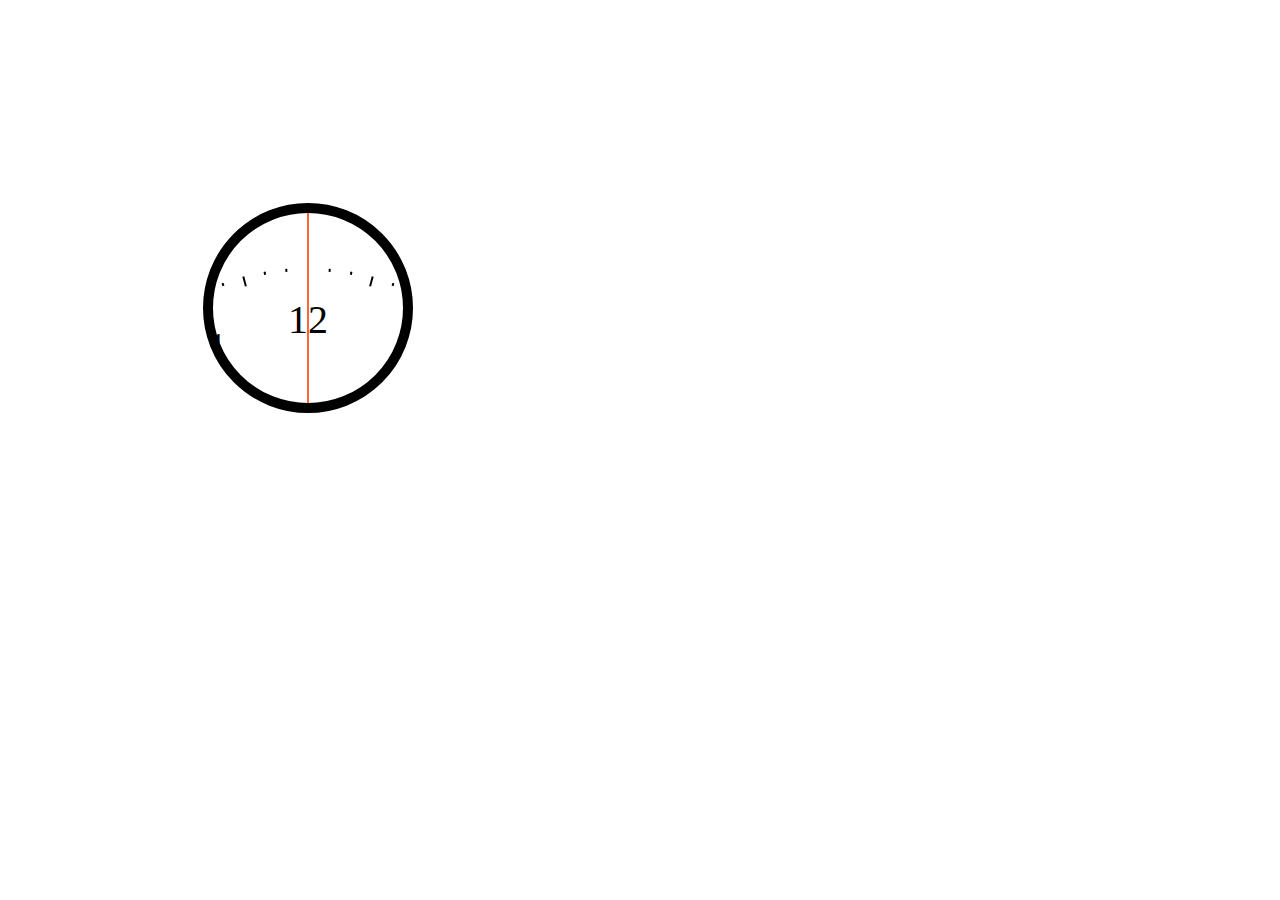
<file: node_modules/snapsvg/demos/clock/index.html>
<!DOCTYPE html>
<html lang="en">
    <head>
        <meta charset="utf-8">
        <meta name="copyright" content="Copyright © 2013 Adobe Systems Incorporated. All rights reserved.
 
 Licensed under the Apache License, Version 2.0 (the “License”);
 you may not use this file except in compliance with the License.
 You may obtain a copy of the License at
 
 http://www.apache.org/licenses/LICENSE-2.0
 
 Unless required by applicable law or agreed to in writing, software
 distributed under the License is distributed on an “AS IS” BASIS,
 WITHOUT WARRANTIES OR CONDITIONS OF ANY KIND, either express or implied.
 See the License for the specific language governing permissions and
 limitations under the License.">
        <title>Snap</title>
        <style media="screen">
        body {
            background: #fff;
        }
        </style>
        <script src="../../dist/snap.svg-min.js"></script>
        <script>
        window.onload = function () {
            var s = Snap(600, 600);
            var path = "",
                nums = s.text(300, 300, [1, 2, 3, 4, 5, 6, 7, 8, 9, 10, 11, 12]).attr({
                    font: "300 40px Helvetica Neue",
                    textAnchor: "middle"
                });
            for (var i = 0; i < 72; i++) {
                var r = i % 6 ? i % 3 ? 247 : 240 : 230,
                    sin = Math.sin(Snap.rad(5 * i)),
                    cos = Math.cos(Snap.rad(5 * i));
                path += "M" + [300 + 250 * cos, 300 + 250 * sin] + "L" + [300 + r * cos, 300 + r * sin];
                if (!(i % 6)) {
                    nums.select("tspan:nth-child(" + (i / 6 + 1) + ")").attr({
                        x: 300 + 200 * Math.cos(Snap.rad(5 * i - 60)),
                        y: 300 + 200 * Math.sin(Snap.rad(5 * i - 60)) + 15,
                    });
                }
            }
            var table = s.g(nums, s.path(path).attr({
                fill: "none",
                stroke: "#000",
                strokeWidth: 2
            })).attr({
                transform: "t0,210"
            });
            s.g(table).attr({
                clip: s.circle(300, 300, 100)
            });
            var hand = s.line(300, 200, 300, 400).attr({
                fill: "none",
                stroke: "#f63",
                strokeWidth: 2
            });
            s.circle(300, 300, 100).attr({
                stroke: "#000",
                strokeWidth: 10,
                fillOpacity: 0
            }).click(function () {
                Snap.animate(0, 360, function (val) {
                    table.transform("t" +
                    [
                        210 * Math.cos(Snap.rad(val + 90)), 
                        210 * Math.sin(Snap.rad(val + 90))
                    ]);
                    hand.transform("r" + [val, 300, 300]);
                }, 12000);
            });
            
        };
        </script>
    </head>
    <body>
    </body>
</html>
</file>
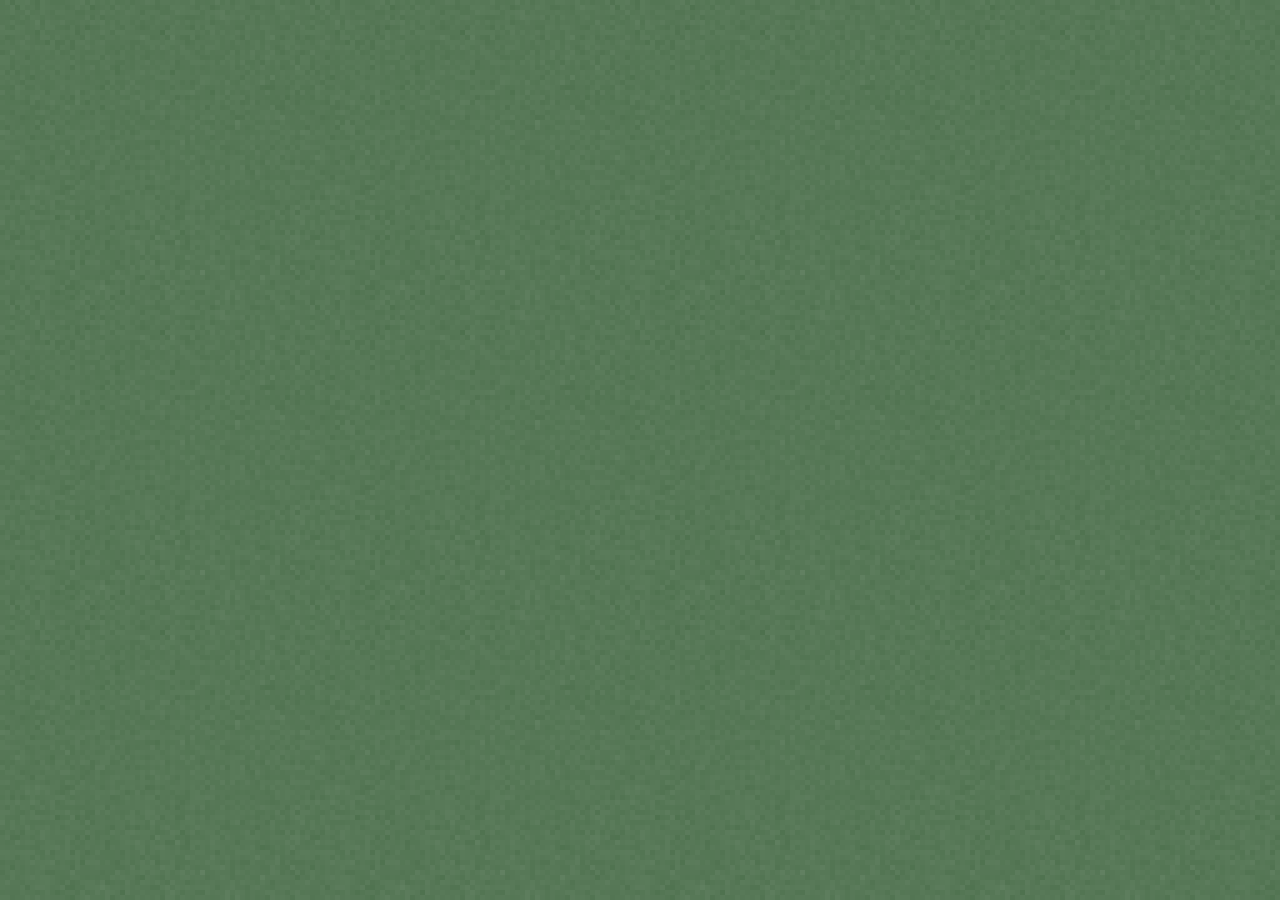
<file: node_modules/snapsvg/demos/pattern/index.html>
<!DOCTYPE html>
<html lang="en">
    <head>
        <meta charset="utf-8">
        <meta name="copyright" content="Copyright © 2013 Adobe Systems Incorporated. All rights reserved.
 
 Licensed under the Apache License, Version 2.0 (the “License”);
 you may not use this file except in compliance with the License.
 You may obtain a copy of the License at
 
 http://www.apache.org/licenses/LICENSE-2.0
 
 Unless required by applicable law or agreed to in writing, software
 distributed under the License is distributed on an “AS IS” BASIS,
 WITHOUT WARRANTIES OR CONDITIONS OF ANY KIND, either express or implied.
 See the License for the specific language governing permissions and
 limitations under the License.">
        <title>Snap</title>
        <style media="screen">
        body {
            background: #030 url("bg.png");
        }
        </style>
        <script src="../../dist/snap.svg-min.js"></script>
        <script>
        window.onload = function () {
            1
            var s = Snap("100%", 600);
            
            // 2
            // var c = s.circle(100, 100, 50);
            // 
            // 3
            // c.attr({
            //     fill: "#bada55",
            //     stroke: "#000",
            //     "stroke-width": 5
            // });
            // 
            // 4
            // var c2 = s.circle(70, 100, 40);
            // var g = s.group(c2, s.circle(130, 100, 40));
            // g.attr({
            //     fill: "#fff"
            // });
            // 
            // 5
            // c.attr({
            //     mask: g
            // });
            // 
            // 6
            // c2.animate({r: 25}, 1000);
            // 
            // 7
            // g.select("circle:nth-child(2)").animate({r: 25}, 1000);
            // 
            // 8
            // var p = s.path("M10-5-10,15M15,0,0,15M0-5-20,15").attr({
            //         fill: "none",
            //         stroke: "#bada55",
            //         strokeWidth: 5
            //     }).pattern(0, 0, 10, 10);
            // c.attr({
            //     fill: p
            // });
            // 
            // 9
            // g.attr({
            //     fill: Snap(document.getElementById("pattern"))
            // });
            // 
            // 10
            // g.attr({fill: "r()#fff-#000"});
            // 
            // 11
            // g.attr({fill: "R(100, 100, 50)#fff-#000"});
            // 
            // 12
            // p.select("path").animate({stroke: "#f00"}, 1000);
            // 
            // 13
            // Snap.load("demo-card.svg", function (f) {
            //     f.select("path[fill='#D40000']").attr({fill: "#bada55"});
            //     g = s.group(f.selectAll("path"));
            //     s.append(g);
            // 
            //     14
            //     g.attr({
            //         transform: "r45t100,0s.5"
            //     });
            //                 
            //     15
            //     console.log(g.attr("transform"));
            //                 
            //     16
            //     g.drag();
            // });
            // 
            // 17
            // s.text(200, 100, "Snap.SVG");
            // 
            // 18
            // var t = s.text(200, 120, ["S","n","a","p",".","S","V","G"]);
            // t.selectAll("tspan:nth-child(odd)").attr({
            //     fill: "#900",
            //     "font-size": "20px"
            // });
        };
        </script>
    </head>
    <body>
        <svg width="0" height="0">
            <pattern id="pattern" patternUnits="userSpaceOnUse" x="0" y="0" width="10" height="10" viewBox="0 0 10 10">
                <path d="M-5,0,10,15M0-5,15,10" stroke="white" stroke-width="5"/>
            </pattern>
        </svg>
    </body>
</html>
</file>
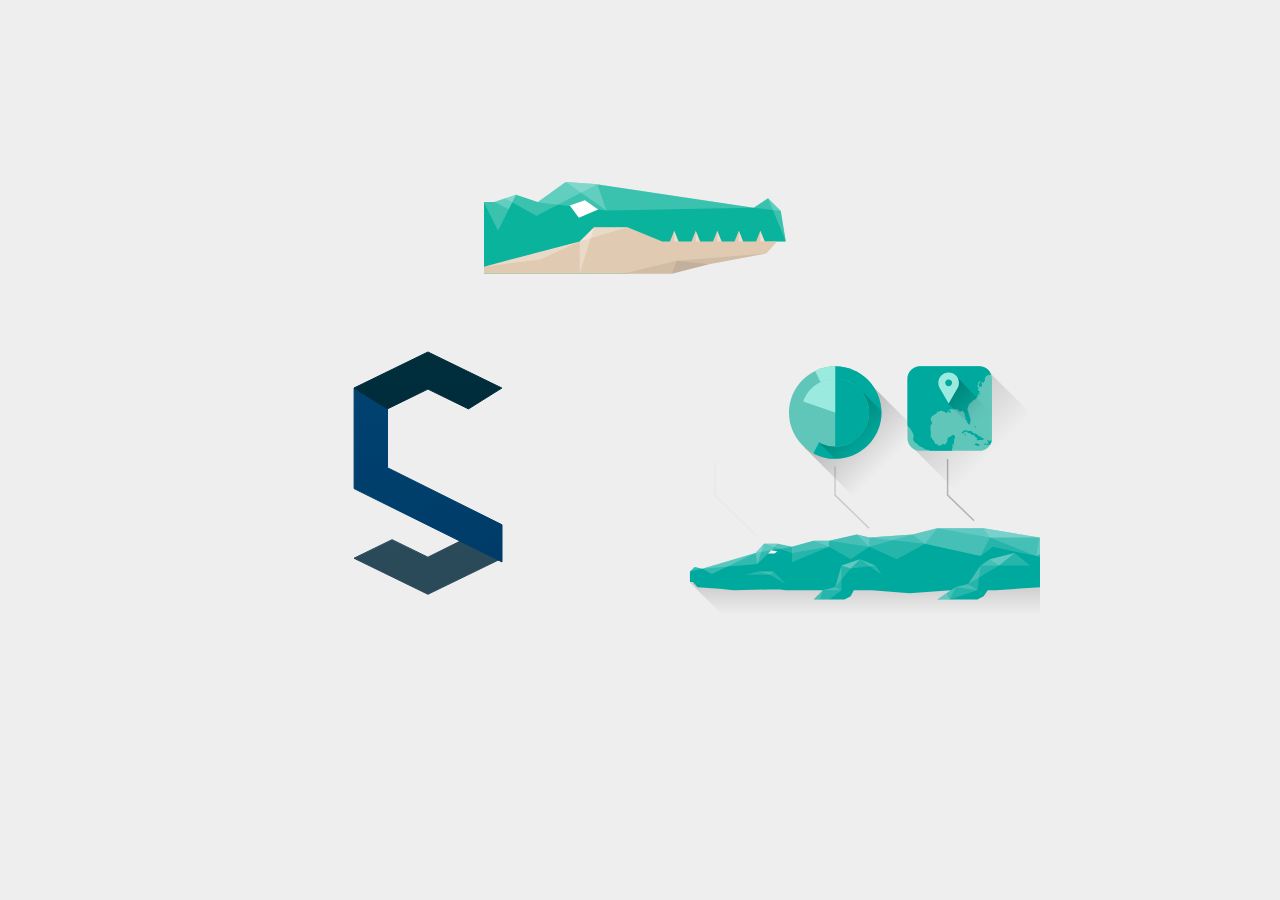
<file: node_modules/snapsvg/demos/snap-mascot/index.html>
<!DOCTYPE html>
<html lang="en">
    <head>
        <meta charset="utf-8">
        <meta name="copyright" content="Copyright © 2013 Adobe Systems Incorporated. All rights reserved.
 
 Licensed under the Apache License, Version 2.0 (the “License”);
 you may not use this file except in compliance with the License.
 You may obtain a copy of the License at
 
 http://www.apache.org/licenses/LICENSE-2.0
 
 Unless required by applicable law or agreed to in writing, software
 distributed under the License is distributed on an “AS IS” BASIS,
 WITHOUT WARRANTIES OR CONDITIONS OF ANY KIND, either express or implied.
 See the License for the specific language governing permissions and
 limitations under the License.">
        <title>Snap</title>
        <link rel="stylesheet" href="style.css">
    </head>
    <body>
        <iframe src="crocodile-1.html" ></iframe>
        <br>
        <iframe src="snap-logo.html" ></iframe>
        <iframe src="crocodile-2.html" ></iframe>
    </body>
</html>
</file>
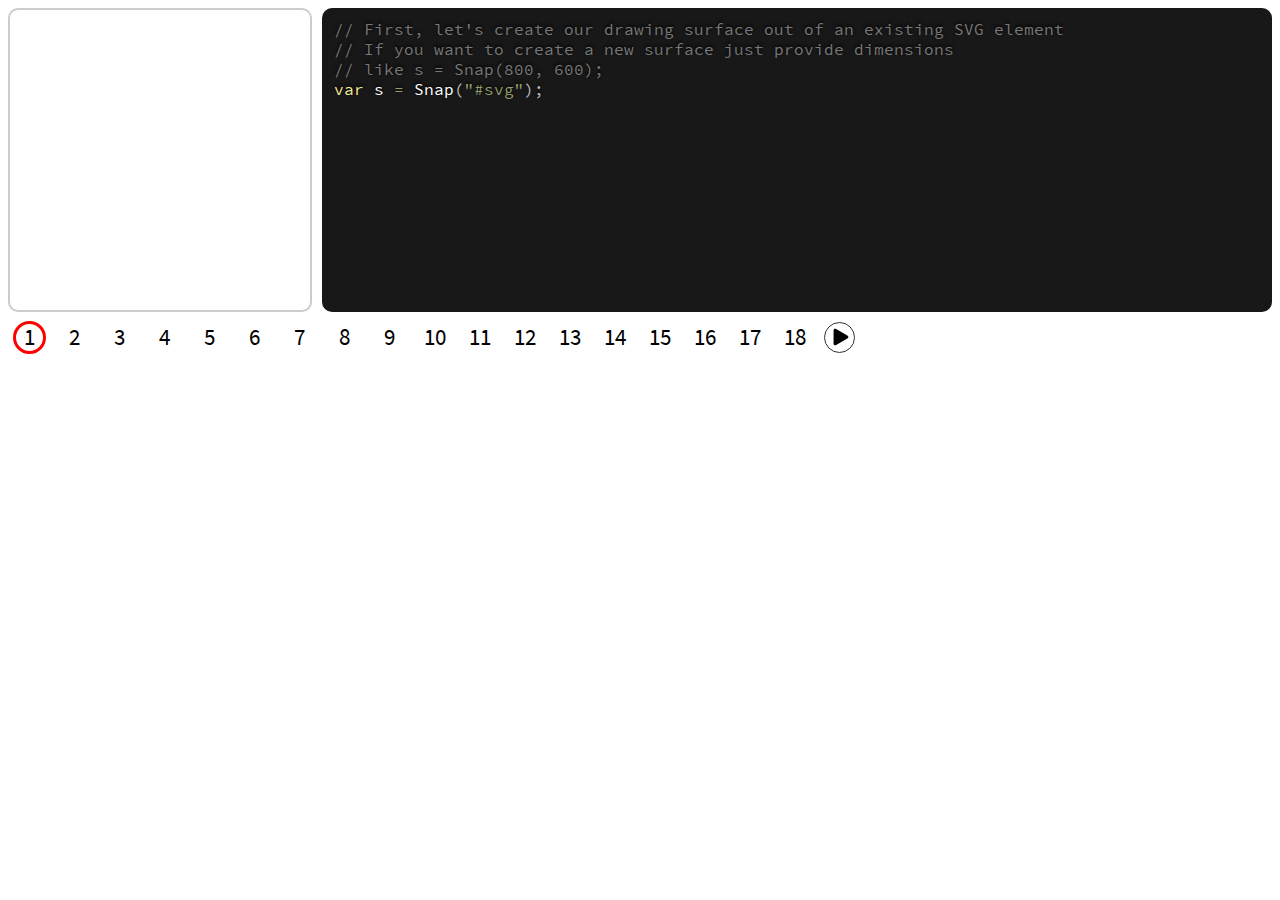
<file: node_modules/snapsvg/demos/tutorial/index.html>
<!DOCTYPE html>
<html lang="en">
    <head>
        <meta charset="utf-8">
        <title>Tutorial</title>
        <link rel="stylesheet" href="../../doc/fonts/stylesheet.css">
        <link rel="stylesheet" href="../../doc/css/prism.css">
        <style media="screen">
            pre.code {
                -moz-border-radius: 10px;
                -webkit-border-radius: 10px;
                border-radius: 10px;
                padding: 10px;
                height: 280px;
                overflow: auto;
                background: #181818;
                border: solid 2px #181818;
            }
            #codelines {
                display: none;
            }
            #svg {
                -moz-border-radius: 10px;
                -webkit-border-radius: 10px;
                border-radius: 10px;
                border: solid 2px #ccc;
                width: 300px;
                height: 300px;
                float: left;
                margin-right: 10px;
                font: 1em source-sans-pro, Source Sans Pro, Helvetica, sans-serif;
            }
        </style>
        <script src="../../dist/snap.svg-min.js"></script>
        <script src="../../doc/js/prism.js"></script>
        <script>
        var S;
        window.onload = function () {
            var s = Snap(850, 35);
            function chooser(s, count) {
                var loop = "M35,65a30,30,0,0,0,0-60a30,30,0,0,0,0,60",
                    line = "M35,65a30,30,0,0,0,0-60a30,30,0,0,0,0,60c30,0,60-60,90-60a30,30,0,0,1,0,60a30,30,0,0,1,0-60",
                    l1 = Snap.path.getTotalLength(loop),
                    l2 = Snap.path.getTotalLength(line),
                    cur = 1,
                    p = s.path({
                        path: loop,
                        fill: "none",
                        stroke: "#f00",
                        strokeWidth: 6,
                        strokeLinecap: "round"
                    });
                for (var i = 1; i <= count; i++) {
                    s.text(90 * i - 55, 49, i).attr({
                        font: "45px source-sans-pro, Source Sans Pro, Helvetica, sans-serif",
                        textAnchor: "middle"
                    });
                    (function (i) {
                        s.circle(90 * i - 55, 35, 40).attr({
                            opacity: 0
                        }).click(eve.f("tut.click", i - 1));
                    }(i));
                }
                s.path("M11.166,23.963L22.359,17.5c1.43-0.824,1.43-2.175,0-3L11.166,8.037c-1.429-0.826-2.598-0.15-2.598,1.5v12.926C8.568,24.113,9.737,24.789,11.166,23.963z").transform("t" + (90 * (count + 1) - 68) + ",18s2");
                var but = s.circle(90 * (count + 1) - 55, 35, 30).attr({
                    fillOpacity: 0,
                    stroke: "#333",
                    strokeWidth: 2
                });
                eve.on("tut.click", function (I) {
                    p.attr({
                        path: loop,
                        transform: "t" + (90 * I) + ",0"
                    });
                    cur = I + 1;
                });
                function frameHandler(frame) {
                    function anim() {
                        cur++;
                        if (cur > count) {
                            return;
                        }
                        if (typeof frame == "function") {
                            frame(cur);
                        }
                        Snap.animate(0, l2 - l1, function (val) {
                            p.attr({
                                path: Snap.path.getSubpath(line, val, val + l1)
                            });
                        }, 500, function () {
                            p.attr({
                                path: loop,
                                transform: p.transform() + "t90,0"
                            });
                        });
                    }
                    if (typeof frame == "function") {
                        but.click(anim);
                    } else {
                        anim();
                    }
                }
                return frameHandler;
            }
            var g = s.g();
            g.attr({
                transform: "s.5,.5,0,0"
            });
            var str = "",
                code = document.getElementById("code");
            var domcodelines = document.querySelectorAll("#codelines li"),
                codelines = [],
                replacers = {},
                lines = [],
                callback = function (i) {
                    lines = [];
                    for (var j = 1; j <= i; j++) {
                        replacers[j - 1] && lines.pop();
                        lines.push(codelines[j - 1]);
                    }
                    Snap("#svg").clear();
                    str = lines.join("\n");
                    eval(str);
                    code.innerHTML = Prism.highlight(str, Prism.languages.javascript);
                    code.parentNode.scrollTop = code.parentNode.scrollTopMax || 1e9;
                };
            for (var i = 0, ii = domcodelines.length; i < ii; i++) {
                codelines[i] = domcodelines[i].innerHTML;
                if (domcodelines[i].className == "replace") {
                    replacers[i] = true;
                }
            }
            callback(1);
            chooser(g, codelines.length)(callback);
            eve.on("tut.click", function (I) {
                callback(I + 1);
            });
        };
        </script>
    </head>
    <body>
        <ol id="codelines">
<li>// First, let's create our drawing surface out of an existing SVG element
// If you want to create a new surface just provide dimensions
// like s = Snap(800, 600);
var s = Snap("#svg");</li>
<li>// Let's create a big circle in the middle:
var bigCircle = s.circle(150, 150, 100);
// By default it is black, let's change its attributes</li>
<li>bigCircle.attr({
    fill: "#bada55",
    stroke: "#000",
    strokeWidth: 5
});</li>
<li>// Now let's create another small circle:
var smallCircle = s.circle(100, 150, 70);</li>
<li>// Let's put this small circle and another one into a group:
var discs = s.group(smallCircle, s.circle(200, 150, 70));</li>
<li>// Now we can change attributes for the whole group
discs.attr({
    fill: "#fff"
});</li>
<li>// Now more interesting stuff
// Let's assign this group as a mask for our big circle
bigCircle.attr({
    mask: discs
});</li>
<li>// Despite our small circle being part of a group
// and part of a mask we can still access it:
smallCircle.animate({r: 50}, 1000);</li>
<li>// We don’t have a reference for second small circle,
// but we can easily grab it with CSS selectors:
discs.select("circle:nth-child(2)").animate({r: 50}, 1000);</li>
<li>// Now let's create pattern
var p = s.path("M10-5-10,15M15,0,0,15M0-5-20,15").attr({
        fill: "none",
        stroke: "#bada55",
        strokeWidth: 5
    });
// To create a pattern,
// just specify dimensions in the pattern method:
p = p.pattern(0, 0, 10, 10);
// Then use it as a fill on the big circle
bigCircle.attr({
    fill: p
});</li>
<li>// We can also grab a pattern from an SVG
// already embedded into our page
discs.attr({
    fill: Snap("#pattern")
});</li>
<li>// Let's change the fill of the circles to gradient
// This string means relative radial gradient
// from white to black
discs.attr({fill: "r()#fff-#000"});
// Note that we have two gradients, one for each circle</li>
<li>// If we want them to share one gradient,
// we need to use an absolute gradient with capital R
discs.attr({fill: "R(150, 150, 100)#fff-#000"});</li>
<li>// Of course we can animate color as well
p.select("path").animate({stroke: "#f00"}, 1000);</li>
<li>// Now let's load an external SVG file:
Snap.load("mascot.svg", function (f) {
    // Note that we traverse and change attr before the SVG
    // is even added to the page
    f.select("polygon[fill='#09B39C']").attr({fill: "#bada55"});
    g = f.select("g");
    s.append(g);
    // Making croc draggable. Go ahead drag it around!
    g.drag();
    // Obviously drag could take event handlers too
    // Looks like our croc is made from more than one polygon...
});</li>
<li class="replace">// Now let's load an external SVG file:
Snap.load("mascot.svg", function (f) {
    // Note that we traverse and change attr before SVG
    // is even added to the page
    f.selectAll("polygon[fill='#09B39C']").attr({fill: "#bada55"});
    g = f.select("g");
    s.append(g);
    // Making croc draggable. Go ahead drag it around!
    g.drag();
    // Obviously drag could take event handlers too
    // That’s better! selectAll for the rescue.
});</li>
<li>// Writing text is as simple as:
s.text(200, 100, "Snap.svg");</li>
<li>// Provide an array of strings (or arrays), to generate tspans
var t = s.text(200, 120, ["Snap", ".", "svg"]);
t.selectAll("tspan:nth-child(3)").attr({
    fill: "#900",
    "font-size": "20px"
});</li>
        </ol>
        <svg id="svg"></svg>
        <pre class="javascript code"><code data-language="javascript" class="language-javascript" id="code"></code></pre>
        <svg width="0" height="0">
            <pattern id="pattern" patternUnits="userSpaceOnUse" x="0" y="0" width="10" height="10" viewBox="0 0 10 10">
                <path d="M-5,0,10,15M0-5,15,10" stroke="white" stroke-width="5"/>
            </pattern>
        </svg>
    </body>
</html>
</file>
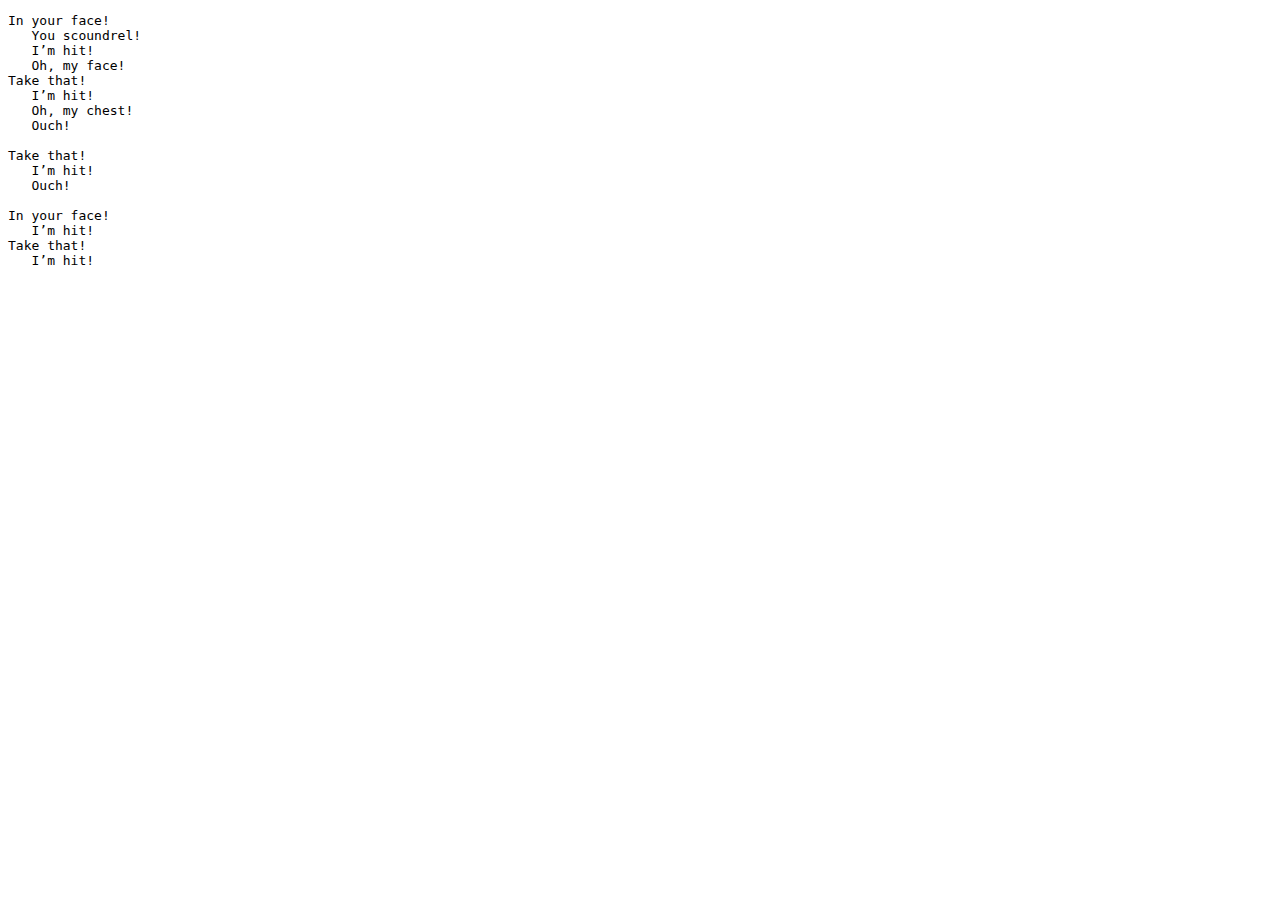
<file: node_modules/eve/e.html>
<!DOCTYPE html>
<html lang="en">
    <meta charset="utf-8">
    <title>Eve Use Case</title>
    <script src="eve.js"></script>
    <script>
        var log = function (text) {
            log.log = log.log || [];
            log.log.push(text);
        };
        window.onload = function () {
            document.getElementById("res").innerHTML = log.log.join("<br>");
        };
    </script>
    <script>
        var f1, f2, f3, f4;

        // setting up listeners
        eve.on("hit", f1 = function () {
            log("   I’m hit!");
        });
        eve.on("hit/face", f2 = function () {
            log("   Oh, my face!");
        });
        eve.on("hit/chest", f3 = function () {
            log("   Oh, my chest!");
        });
        eve.on("hit/*/leg", f4 = function () {
            log("   Ouch!");
        });
        eve.once("hit", function () {
            log("   You scoundrel!");
        })(-1);
        
        // fire events
        log("In your face!");
        eve("hit/face");
        // I’m hit!
        // Oh, my face!
        log("Take that!");
        // You can use “.” or “/” as delimiter
        eve("hit.chest.leg");
        // I’m hit!
        // Oh, my chest!
        // Ouch!

        // Unbinding
        log("");
        eve.unbind("hit", f3);
        log("Take that!");
        eve("hit.chest.leg");
        // I’m hit!
        // Ouch!

        // Unbinding by wildcard
        log("");
        eve.unbind("hit/*");
        log("In your face!");
        eve("hit.face");
        // I’m hit!
        log("Take that!");
        eve("hit.chest.leg");
        // I’m hit!
    </script>
    <pre id="res"></pre>
</html>
</file>
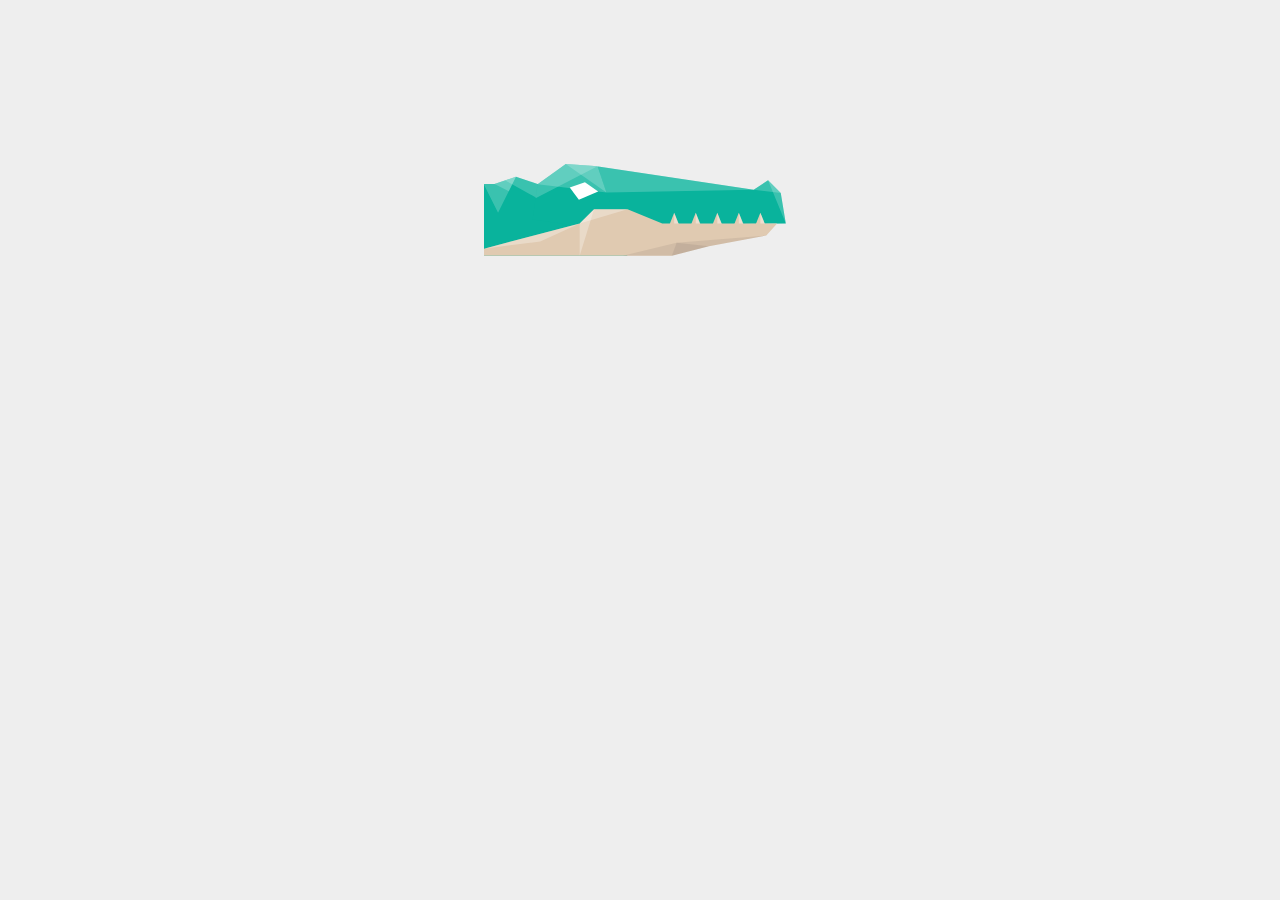
<file: node_modules/snapsvg/demos/snap-mascot/crocodile-1.html>
<!DOCTYPE html>
<html lang="en">
    <head>
        <meta charset="utf-8">
        <meta name="copyright" content="Copyright © 2013 Adobe Systems Incorporated. All rights reserved.
 
 Licensed under the Apache License, Version 2.0 (the “License”);
 you may not use this file except in compliance with the License.
 You may obtain a copy of the License at
 
 http://www.apache.org/licenses/LICENSE-2.0
 
 Unless required by applicable law or agreed to in writing, software
 distributed under the License is distributed on an “AS IS” BASIS,
 WITHOUT WARRANTIES OR CONDITIONS OF ANY KIND, either express or implied.
 See the License for the specific language governing permissions and
 limitations under the License.">
        <title>Snap</title>
        <link rel="stylesheet" href="style.css">
        <script src="../../dist/snap.svg-min.js"></script>
        <script>
        window.onload = function () {

            var croc = Snap.select("#crocodile"),
                head = croc.select("#upper-head"),
                jaw = croc.select("#upper-jaw"),
                symbol = croc.select("#symbol"),
                timer;
                
            var pivots = [
                [44, 147],
                [92, 126]
            ];

            function close() {
                clearTimeout(timer);

                head.animate({ 
                    transform: "r" + [8, pivots[0]]
                }, 500, mina.backin);
                
                jaw.animate({
                    transform: "r" + [37, pivots[1]]
                }, 500, mina.backin);

                timer = setTimeout(function () {
                    symbol.animate({
                        transform: "t-70,40r40"
                    }, 100);
                }, 400);
            }

            function open() {
                clearTimeout(timer);

                head.animate({ 
                    transform: "r" + [0, pivots[0]]
                }, 700, mina.elastic);
                
                jaw.animate({
                    transform: "r" + [0, pivots[1]]
                }, 700, mina.elastic);

                symbol.animate({
                    transform: "t0,0r0"
                }, 500, mina.elastic);
            }

            timer = setTimeout(close, 50);

            croc.hover(open, 
                function () {
                    timer = setTimeout(close, 200);
                }
            );
        };
        </script>
    </head>
    <body>

        <svg version="1.1" id="crocodile" xmlns="http://www.w3.org/2000/svg" xmlns:xlink="http://www.w3.org/1999/xlink" x="0px" y="0px" width="312px" height="300px" viewBox="0 0 260 250" enable-background="new 0 0 260 250" xml:space="preserve">
            <g>
                <path id="symbol" opacity="0.2" fill="#848383" enable-background="new    " d="M185.631,140.915l5.02,10.86l8.145-3.765
                    l-5.02-10.86L185.631,140.915z M246.828,109.341l-47.613,25.306l5.02,10.86l50.123-19.876L246.828,109.341z"/>
                <g id="head">
                    <polygon fill="#09B39C" points="44.613,146.703 26.665,140.721 8.718,146.703 -0.252,146.703 -0.252,206.523 44.613,206.523 
                        119.387,206.523 119.387,167.64      "/>
                    <polygon opacity="0.2" fill="#FFFFFF" enable-background="new    " points="-0.252,146.703 11.712,170.631 26.667,140.721 
                        8.721,146.703       "/>
                    <polyline opacity="0.2" fill="#FFFFFF" enable-background="new    " points="8.718,146.703 20.685,152.685 26.665,140.721      "/>
                    <polygon opacity="0.2" fill="#FFFFFF" enable-background="new    " points="44.613,146.703 53.613,163.667 17.694,143.712 
                        26.667,140.721      "/>
                </g>
                <g id="upper-head">
                    <g id="upper-jaw">
                        <g>
                            <path id="upper-teeth" fill="#E0CAB1" d="M151.174,129.382l14.913,6.086l-6.602-14.691L151.174,129.382z M138.707,142.292
                                l14.914,6.086l-6.603-14.692L138.707,142.292z M126.241,155.201l14.913,6.086l-6.602-14.692L126.241,155.201z M163.64,116.474
                                l14.913,6.085l-6.603-14.692L163.64,116.474z M176.106,103.564l14.913,6.086l-6.602-14.692L176.106,103.564z M188.572,90.655
                                l14.914,6.085l-6.602-14.691L188.572,90.655z M201.039,77.746l14.913,6.085L209.35,69.14L201.039,77.746z M221.816,56.23
                                l-8.311,8.607l14.913,6.085L221.816,56.23z"/>
                            <path opacity="0.4" fill="#FFFFFF" enable-background="new    " d="M155.329,125.08l10.758,10.388l-6.602-14.691L155.329,125.08
                                z M142.863,137.989l10.758,10.389l-6.603-14.692L142.863,137.989z M130.396,150.898l10.758,10.389l-6.602-14.692
                                L130.396,150.898z M167.796,112.171l10.757,10.388l-6.603-14.692L167.796,112.171z M180.261,99.261l10.758,10.389l-6.602-14.692
                                L180.261,99.261z M192.728,86.352l10.758,10.388l-6.602-14.691L192.728,86.352z M205.195,73.443l10.757,10.388L209.35,69.14
                                L205.195,73.443z M221.816,56.23l-4.156,4.303l10.758,10.389L221.816,56.23z"/>
                        </g>
                        <polygon fill="#09B39C" points="215.135,33 200.18,33 197.189,46.955 92,125 88.355,171.706 106.387,180.64 236.072,47.955             
                            "/>
                        <polygon opacity="0.2" fill="#FFFFFF" enable-background="new    " points="92,125 97.423,150.703 197.189,46.955          "/>
                        <line opacity="0.2" fill="#FFFFFF" enable-background="new    " x1="197.189" y1="46.955" x2="92" y2="125"/>
                        <polygon opacity="0.2" fill="#FFFFFF" enable-background="new    " points="200.18,33 236.072,47.955 215.135,33           "/>
                        <polygon opacity="0.2" fill="#FFFFFF" enable-background="new    " points="197.189,46.955 215.135,33 200.18,33           "/>
                    </g>
                    <polygon fill="#09B39C" points="92,125 65.55,126.757 44.613,146.703 44.613,176.523 119.387,176.523 119.387,167.64 
                        107.897,156.377         "/>
                    <polygon opacity="0.2" fill="#FFFFFF" enable-background="new    " points="92,125 102.423,145.703 65.55,126.757      "/>
                    <polygon opacity="0.2" fill="#FFFFFF" enable-background="new    " points="44.613,146.703 102.423,145.703 92,125 65.55,126.757 
                                "/>
                    <polygon id="eye_1_" fill="#FFFFFF" points="71.532,145.703 83.495,139.721 95.459,145.703 80.505,154.676         "/>
                    <polygon opacity="0.2" fill="#FFFFFF" enable-background="new    " points="44.613,146.703 44.613,158.667 92,125 65.55,126.757 
                                "/>
                </g>
                <g id="bottom-jaw">
                    <g>
                        <polygon fill="#E0CAB1" points="152.531,185.586 158.513,170.631 164.495,185.586             "/>
                        <polygon opacity="0.4" fill="#FFFFFF" enable-background="new    " points="164.495,185.586 158.513,170.631 158.513,185.586           
                            "/>
                    </g>
                    <g>
                        <polygon fill="#E0CAB1" points="170.477,185.586 176.459,170.631 182.441,185.586             "/>
                        <polygon opacity="0.4" fill="#FFFFFF" enable-background="new    " points="182.441,185.586 176.459,170.631 176.459,185.586           
                            "/>
                    </g>
                    <g>
                        <polygon fill="#E0CAB1" points="188.423,185.586 194.405,170.631 200.387,185.586             "/>
                        <polygon opacity="0.4" fill="#FFFFFF" enable-background="new    " points="200.387,185.586 194.405,170.631 194.405,185.586           
                            "/>
                    </g>
                    <g>
                        <polygon fill="#E0CAB1" points="206.369,185.586 212.351,170.631 218.333,185.586             "/>
                        <polygon opacity="0.4" fill="#FFFFFF" enable-background="new    " points="218.333,185.586 212.351,170.631 212.351,185.586           
                            "/>
                    </g>
                    <g>
                        <polygon fill="#E0CAB1" points="224.315,185.586 230.297,170.631 236.279,185.586             "/>
                        <polygon opacity="0.4" fill="#FFFFFF" enable-background="new    " points="236.279,185.586 230.297,170.631 230.297,185.586           
                            "/>
                    </g>
                    <polygon fill="#E0CAB1" points="148.54,179.604 119.596,167.64 109.657,167.64 103.675,167.64 91.711,167.64 79.747,179.604 
                        0,200.541 0,206.523 79.747,206.523 156.522,206.523 187.432,198.55 235.288,189.577 244.252,179.604       "/>
                    <polygon opacity="0.3" fill="#FFFFFF" enable-background="new    " points="119.594,167.64 91.711,167.64 79.747,179.604       "/>
                    <polygon opacity="0.3" fill="#FFFFFF" enable-background="new    " points="91.711,167.64 79.747,206.523 79.747,179.604       "/>
                    <polygon opacity="0.1" fill="#534741" enable-background="new    " points="235.288,189.577 160.513,195.559 115.639,206.523 
                        156.522,206.523 187.432,198.55      "/>
                    <polygon opacity="0.1" fill="#534741" enable-background="new    " points="187.432,198.55 160.513,195.559 156.522,206.523 
                        156.522,206.523         "/>
                    <polygon opacity="0.3" fill="#FFFFFF" enable-background="new    " points="0,200.541 46.847,194.559 79.747,179.604       "/>
                </g>
            </g>
        </svg>

    </body>
</html>
</file>
<file: node_modules/snapsvg/demos/snap-mascot/style.css>
html {
    overflow: hidden;
}

body {
    background: #eee;
    text-align: center;
}

svg {
    display: inline-block;
}

iframe {
    display: inline-block;
    border: none;
    height: 300px;
    width: 400px;
    margin: 10px;
}
</file>
<file: node_modules/snapsvg/doc/fonts/stylesheet.css>
@font-face {
    font-family: 'source-sans-pro';
    src: url('sourcesanspro-light-webfont.eot');
    src: url('sourcesanspro-light-webfont.eot?#iefix') format('embedded-opentype'),
         url('sourcesanspro-light-webfont.woff') format('woff'),
         url('sourcesanspro-light-webfont.ttf') format('truetype'),
         url('sourcesanspro-light-webfont.svg#source_sans_prolight') format('svg');
    font-weight: 300;
    font-style: normal;

}




@font-face {
    font-family: 'source-sans-pro';
    src: url('sourcesanspro-regular-webfont.eot');
    src: url('sourcesanspro-regular-webfont.eot?#iefix') format('embedded-opentype'),
         url('sourcesanspro-regular-webfont.woff') format('woff'),
         url('sourcesanspro-regular-webfont.ttf') format('truetype'),
         url('sourcesanspro-regular-webfont.svg#source_sans_proregular') format('svg');
    font-weight: 400;
    font-style: normal;

}




@font-face {
    font-family: 'source-sans-pro';
    src: url('sourcesanspro-semibold-webfont.eot');
    src: url('sourcesanspro-semibold-webfont.eot?#iefix') format('embedded-opentype'),
         url('sourcesanspro-semibold-webfont.woff') format('woff'),
         url('sourcesanspro-semibold-webfont.ttf') format('truetype'),
         url('sourcesanspro-semibold-webfont.svg#source_sans_prosemibold') format('svg');
    font-weight: 600;
    font-style: normal;

}




@font-face {
    font-family: 'source-code-pro';
    src: url('sourcecodepro-regular-webfont.eot');
    src: url('sourcecodepro-regular-webfont.eot?#iefix') format('embedded-opentype'),
         url('sourcecodepro-regular-webfont.woff') format('woff'),
         url('sourcecodepro-regular-webfont.ttf') format('truetype'),
         url('sourcecodepro-regular-webfont.svg#source_code_proregular') format('svg');
    font-weight: normal;
    font-style: normal;

}
</file>
<file: node_modules/snapsvg/doc/css/prism.css>
/**
 * prism.js Twilight theme
 * Based (more or less) on the Twilight theme originally of Textmate fame.
 * @author Remy Bach
 */
code[class*="language-"],
pre[class*="language-"] {
	color: white;
	direction: ltr;
	font-family: source-code-pro, Consolas, Monaco, 'Andale Mono', monospace;
	text-align: left;
	text-shadow: 0 -.1em .2em black;
	white-space: pre;
	word-spacing: normal;
	
	-moz-tab-size: 4;
	-o-tab-size: 4;
	tab-size: 4;
	
	-webkit-hyphens: none;
	-moz-hyphens: none;
	-ms-hyphens: none;
	hyphens: none;
}

pre[class*="language-"],
:not(pre) > code[class*="language-"] {
	background:#181818;
}

/* Code blocks */
pre[class*="language-"] {
	margin: .5em 0;
	overflow: auto;
}
pre[class*="language-"]::selection { /* Safari */
	background:hsl(200, 4%, 16%); /* #282A2B */
}
pre[class*="language-"]::selection { /* Firefox */
	background:hsl(200, 4%, 16%); /* #282A2B */
}

/* Inline code */
:not(pre) > code[class*="language-"] {
	border-radius: .3em;
	border: .13em solid hsl(0,0%,33%); /* #545454 */
	box-shadow: 1px 1px .3em -.1em black inset;
	padding: .15em .2em .05em;
}

.token.comment,
.token.prolog,
.token.doctype,
.token.cdata {
	color: hsl(0, 0%, 47%); /* #777777 */
}

.token.punctuation {
	opacity: .7;
}

.namespace {
	opacity: .7;
}

.token.tag,
.token.boolean,
.token.number {
	color: hsl(14, 58%, 55%); /* #CF6A4C */
}

.token.keyword,
.token.property,
.token.selector {
	color:hsl(53, 89%, 79%); /* #F9EE98 */
}
.token.attr-name,
.token.attr-value,
.token.string,
.token.operator,
.token.entity,
.token.url,
.language-css .token.string,
.style .token.string {
	color:hsl(76, 21%, 52%); /* #8F9D6A */
}

.token.atrule {
	color:hsl(218, 22%, 55%); /* #7587A6 */
}

.token.regex,
.token.important {
	color: hsl(42, 75%, 65%); /* #E9C062 */
}

.token.important {
	font-weight: bold;
}

.token.entity {
	cursor: help;
}
pre[data-line] {
	padding: 1em 0 1em 3em;
	position: relative;
}

/* Markup */
.language-markup .token.tag,
.language-markup .token.attr-name,
.language-markup .token.punctuation  {
	color: hsl(33, 33%, 52%); /* #AC885B */
}

/* Text Selection colour */
::selection {
	background: hsla(0,0%,93%,0.15); /* #EDEDED */
}
::-moz-selection {
	background: hsla(0,0%,93%,0.15); /* #EDEDED */
}

/* Make the tokens sit above the line highlight so the colours don't look faded. */
.token {
	position:relative;
	z-index:1;
}
.line-highlight {
	background: -moz-linear-gradient(left, hsla(0, 0%, 33%,.1) 70%, hsla(0, 0%, 33%,0)); /* #545454 */
	background: -o-linear-gradient(left, hsla(0, 0%, 33%,.1) 70%, hsla(0, 0%, 33%,0)); /* #545454 */
	background: -webkit-linear-gradient(left, hsla(0, 0%, 33%,.1) 70%, hsla(0, 0%, 33%,0)); /* #545454 */
	background: hsla(0, 0%, 33%, 0.25); /* #545454 */
	background: linear-gradient(left, hsla(0, 0%, 33%,.1) 70%, hsla(0, 0%, 33%,0)); /* #545454 */
	border-bottom:1px dashed hsl(0, 0%, 33%); /* #545454 */
	border-top:1px dashed hsl(0, 0%, 33%); /* #545454 */
	left: 0;
	line-height: inherit;
	margin-top: 0.75em; /* Same as .prism’s padding-top */
	padding: inherit 0;
	pointer-events: none;
	position: absolute;
	right: 0;
	white-space: pre;
	z-index:0;
}
.line-highlight:before,
.line-highlight[data-end]:after {
	background-color: hsl(215, 15%, 59%); /* #8794A6 */
	border-radius: 999px;
	box-shadow: 0 1px white;
	color: hsl(24, 20%, 95%); /* #F5F2F0 */
	content: attr(data-start);
	font: bold 65%/1.5 sans-serif;
	left: .6em;
	min-width: 1em;
	padding: 0 .5em;
	position: absolute;
	text-align: center;
	text-shadow: none;
	top: .4em;
	vertical-align: .3em;
}
.line-highlight[data-end]:after {
	bottom: .4em;
	content: attr(data-end);
	top: auto;
}
</file>
